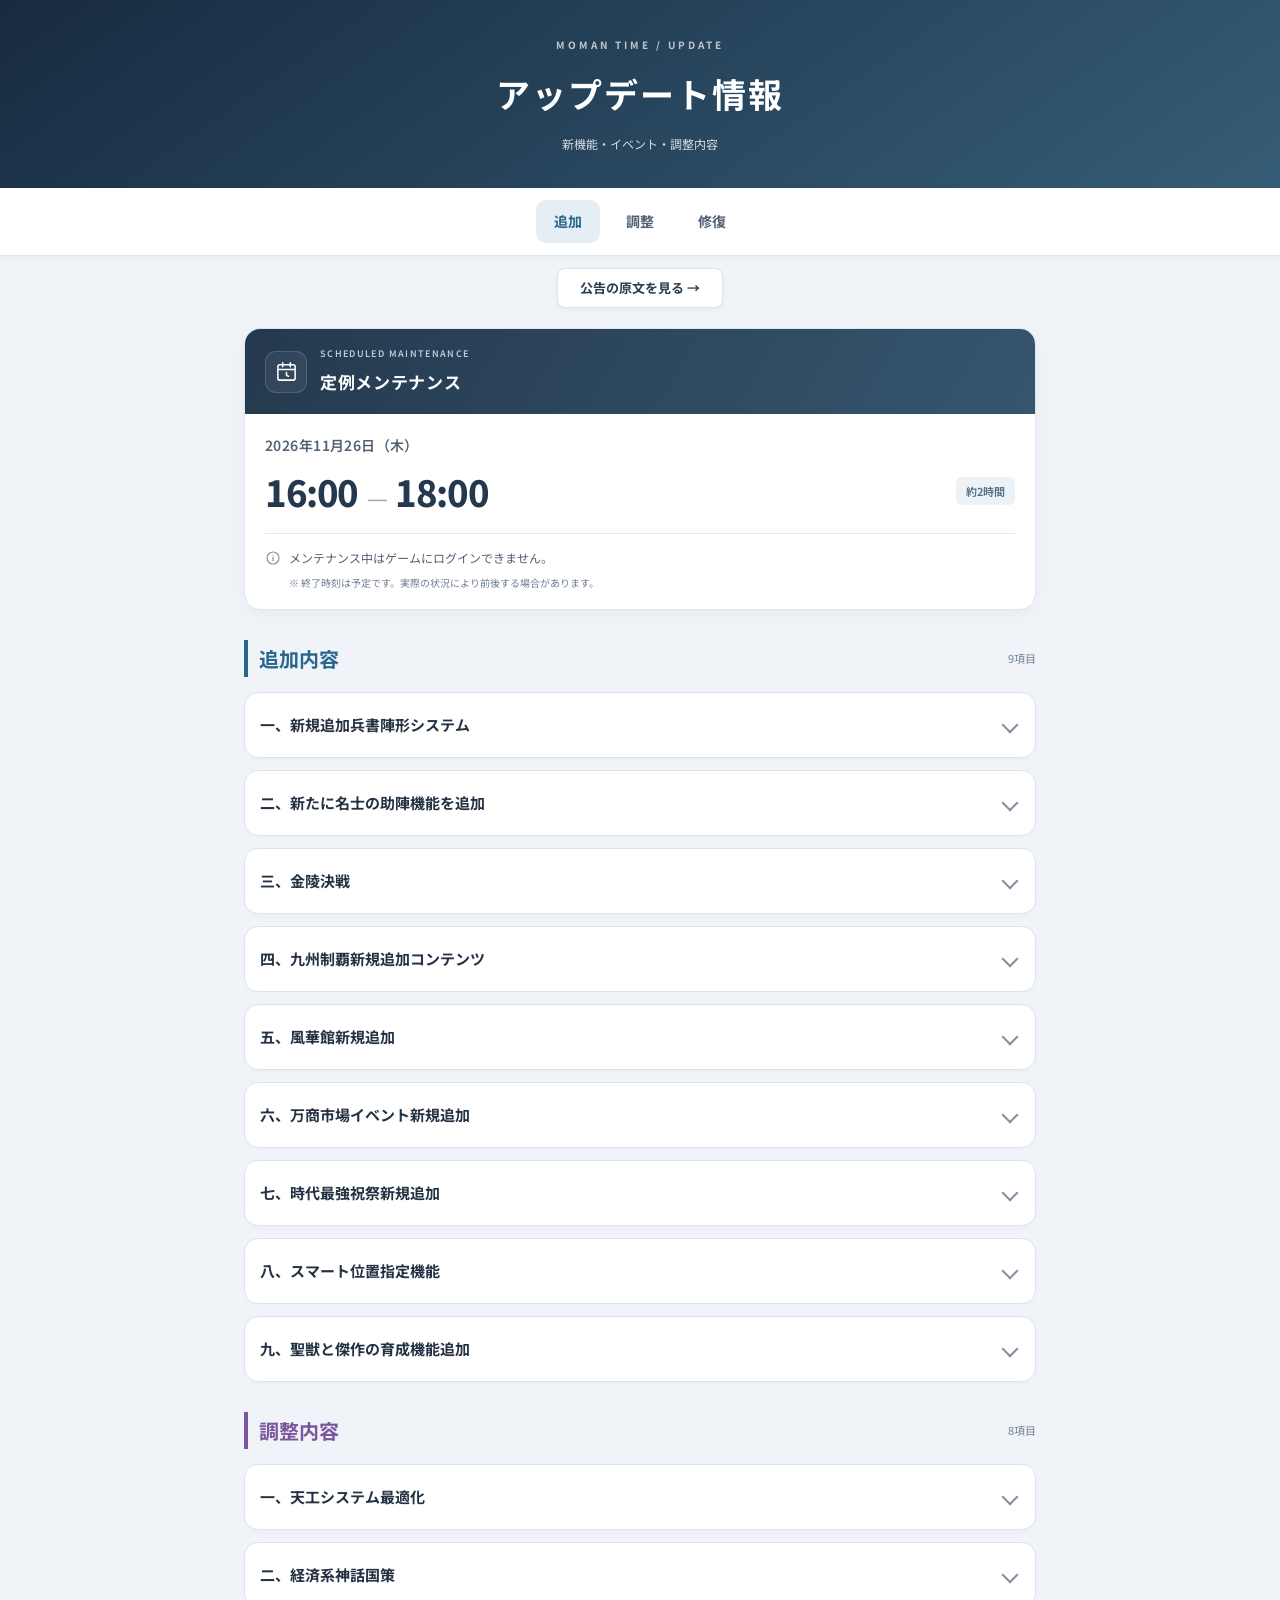
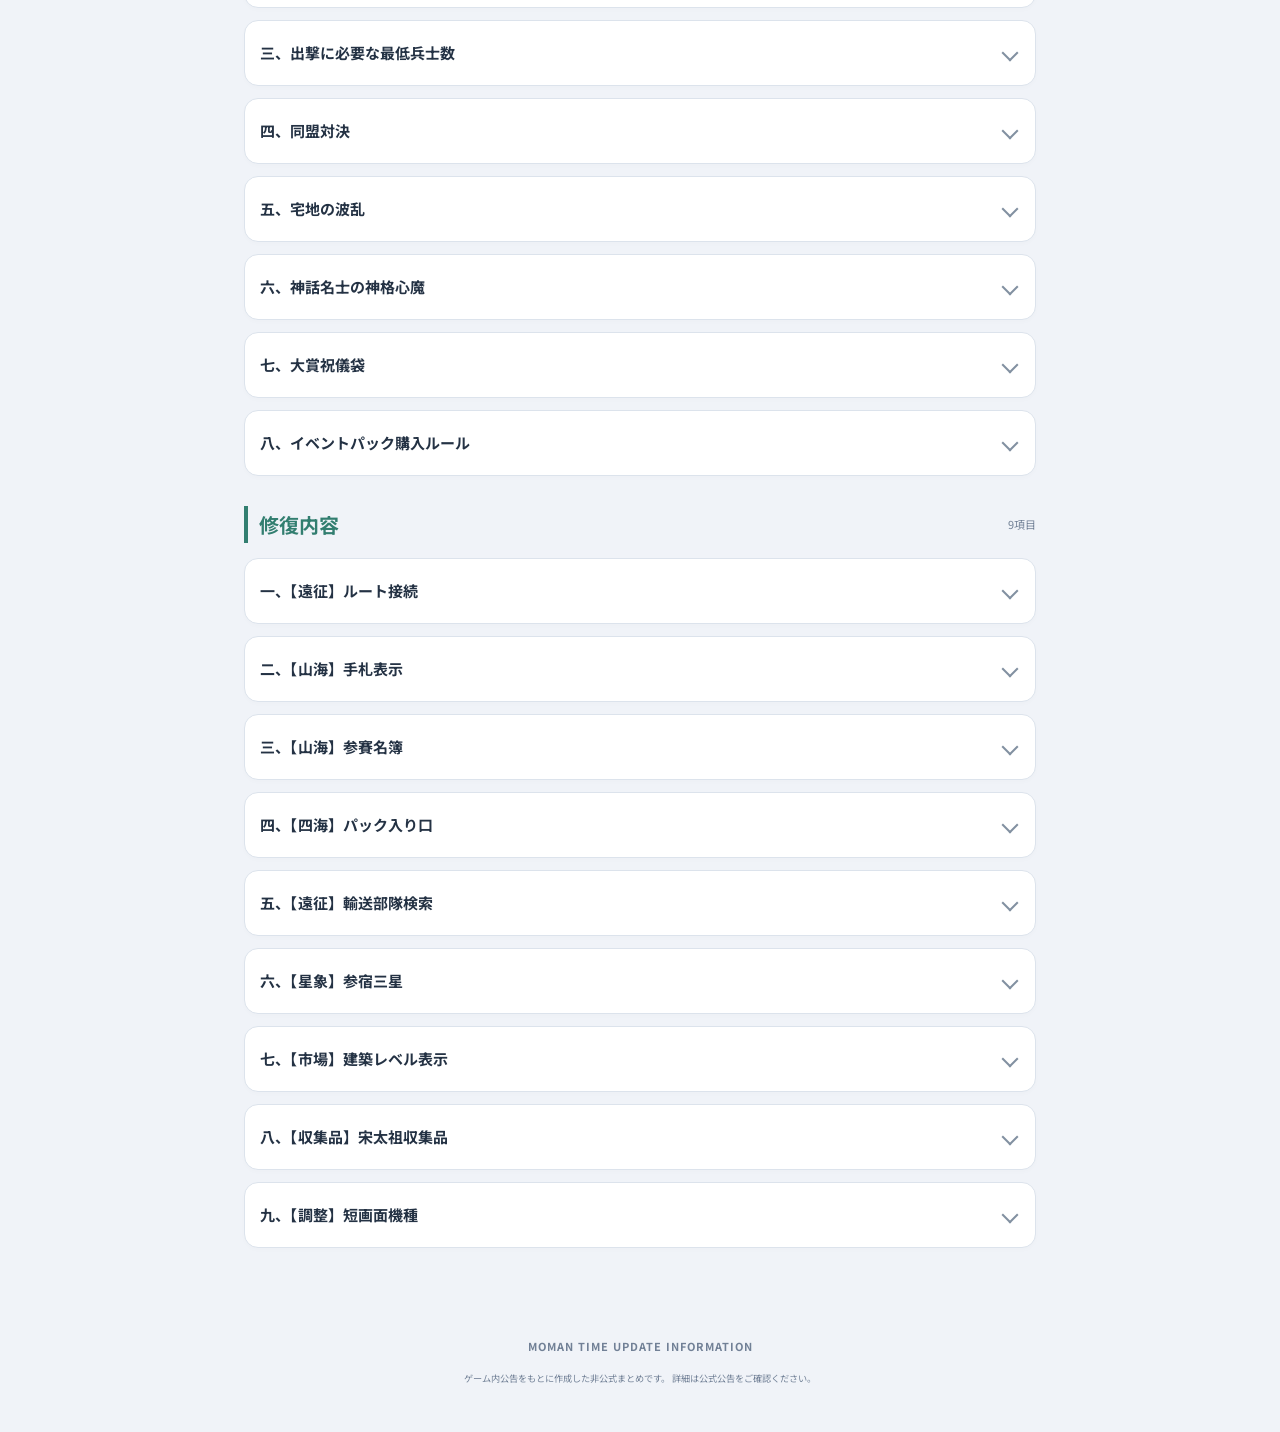
<file: index.html>
<!DOCTYPE html>
<html lang="ja">
<head>
  <meta charset="UTF-8">
  <meta name="viewport"
        content="width=device-width, initial-scale=1">
  <meta name="theme-color" content="#f0f3f8">
  <title>モーマンタイム｜アップデート情報</title>
  <link rel="stylesheet" href="style.css">
  <script src="app.js" defer></script>
</head>
<body>

<header class="hero">
  <div class="eyebrow">MOMAN TIME / UPDATE</div>
  <h1>アップデート情報</h1>
  <p>新機能・イベント・調整内容</p>
</header>

<nav class="navigation">
  <a href="#additions">追加</a>
  <a href="#adjustments">調整</a>
  <a href="#fixes">修復</a>
</nav>

<!-- 原文ページへのリンク -->
<div class="original-link-area">
  <a href="original.html" class="original-link">
    公告の原文を見る →
  </a>
</div>

<main>
  <div id="maintenance"></div>

  <section id="additions" class="section additions">
    <div class="section-heading">
      <h2>追加内容</h2>
      <span class="count">9項目</span>
    </div>
    <div id="additions-content"></div>
  </section>

  <section id="adjustments" class="section adjustments">
    <div class="section-heading">
      <h2>調整内容</h2>
      <span class="count">8項目</span>
    </div>
    <div id="adjustments-content"></div>
  </section>

  <section id="fixes" class="section fixes">
    <div class="section-heading">
      <h2>修復内容</h2>
      <span class="count">9項目</span>
    </div>
    <div id="fixes-content"></div>
  </section>
</main>

<footer>
  <p>MOMAN TIME UPDATE INFORMATION</p>
  <small>
    ゲーム内公告をもとに作成した非公式まとめです。
    詳細は公式公告をご確認ください。
  </small>
</footer>

<button id="back-top" aria-label="ページ上部へ">
  ↑
</button>

</body>
</html>
</file>
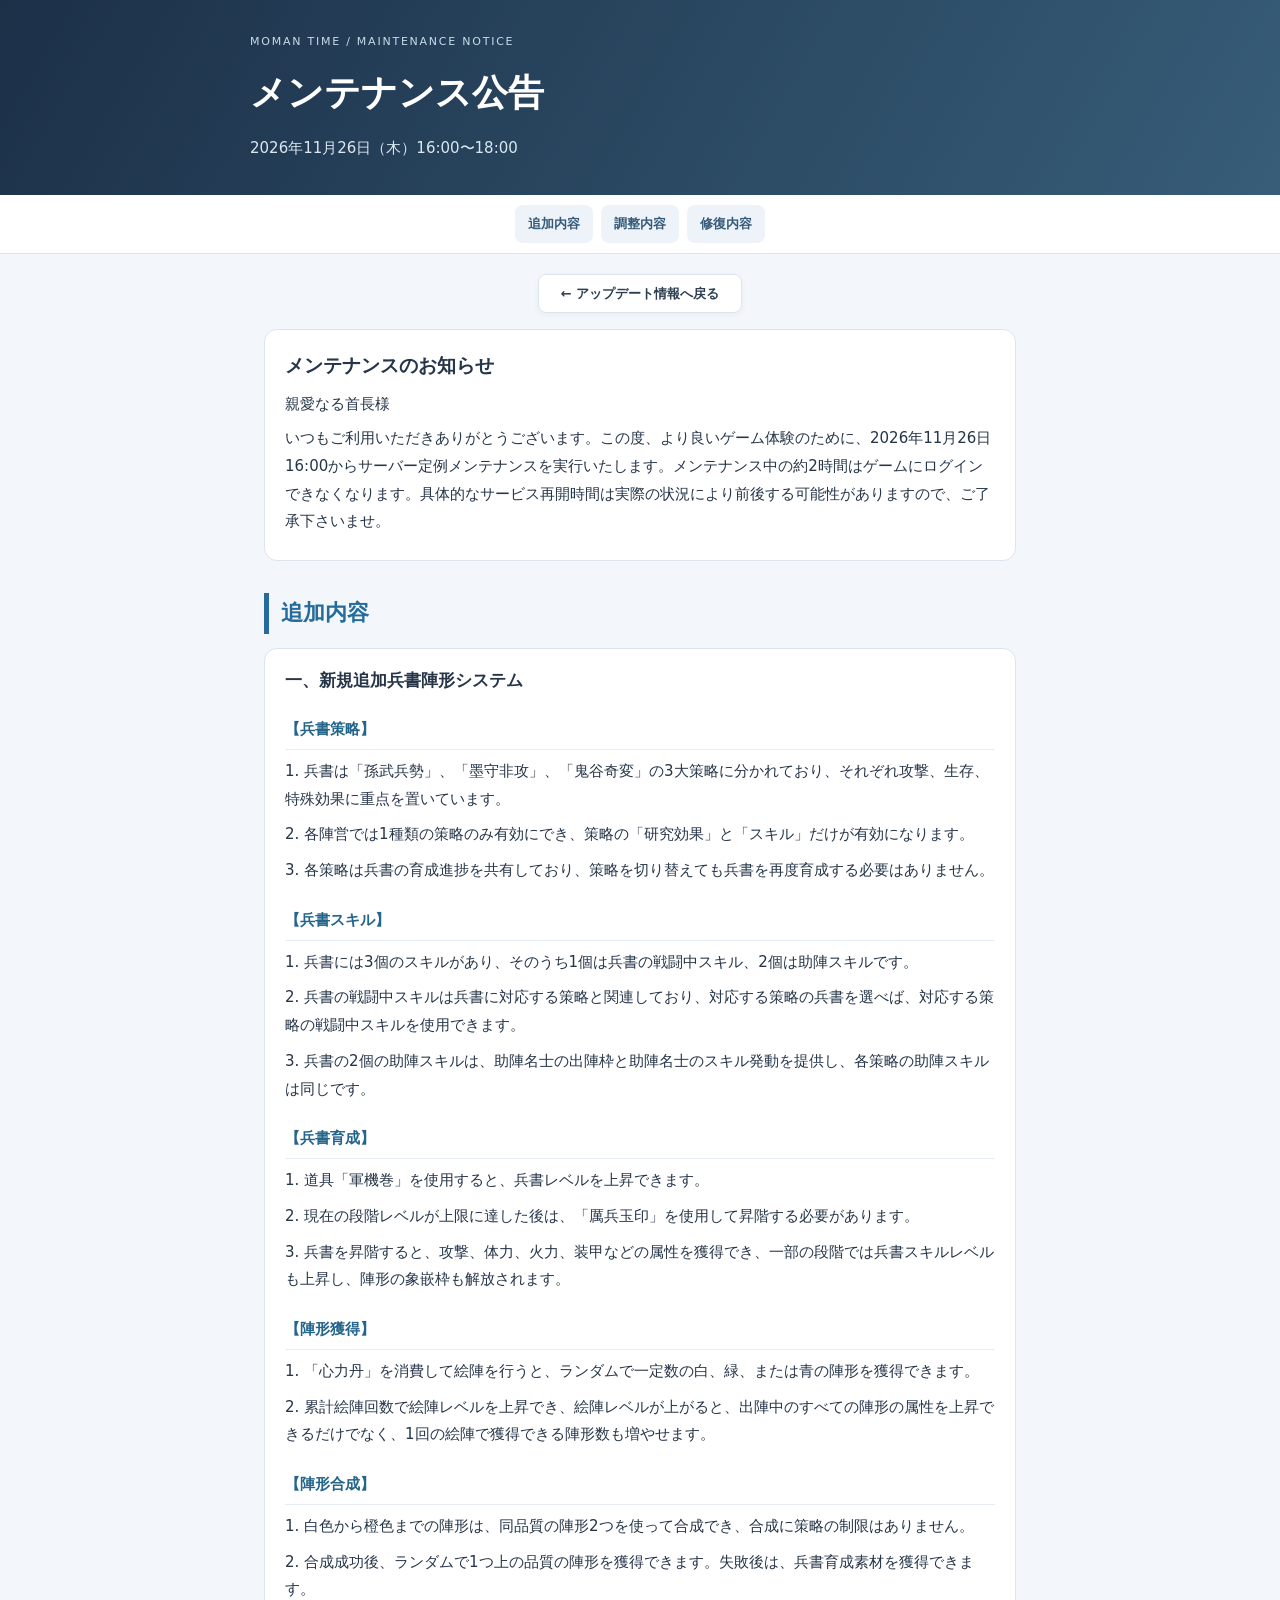
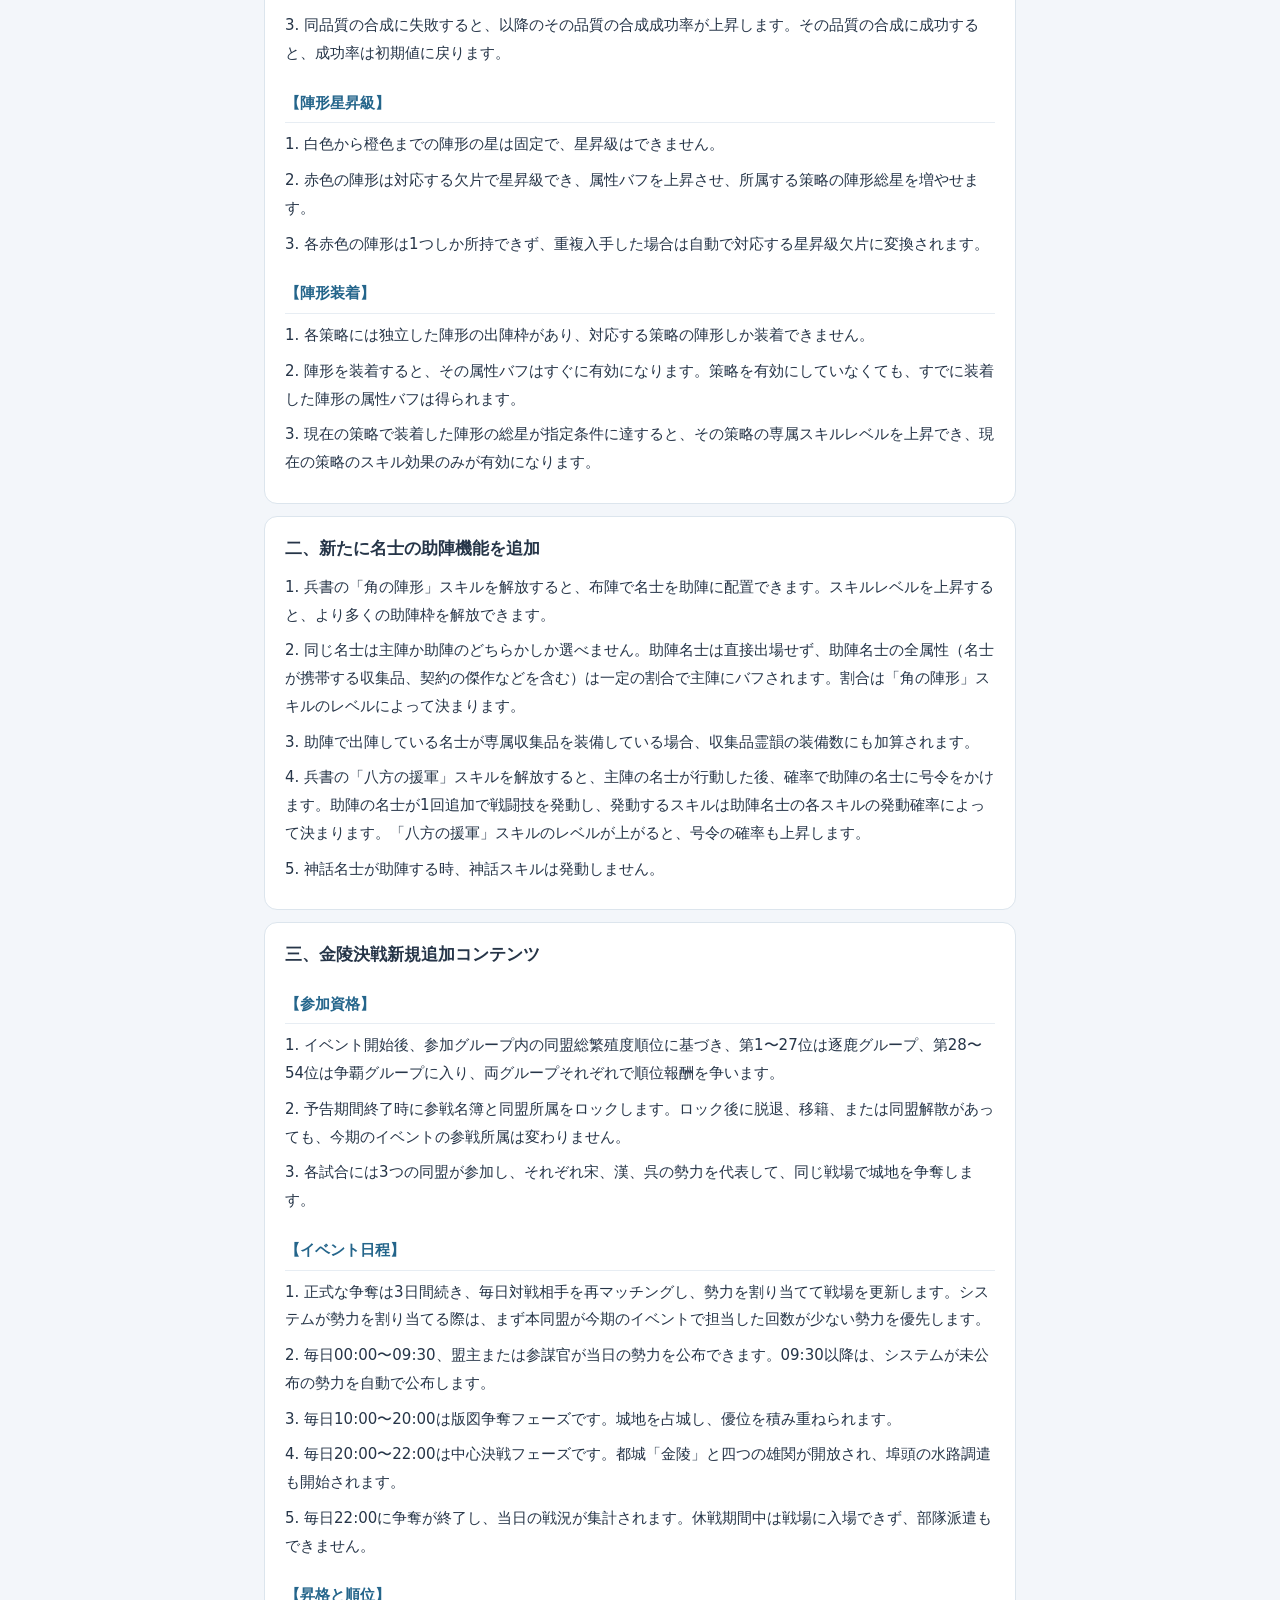
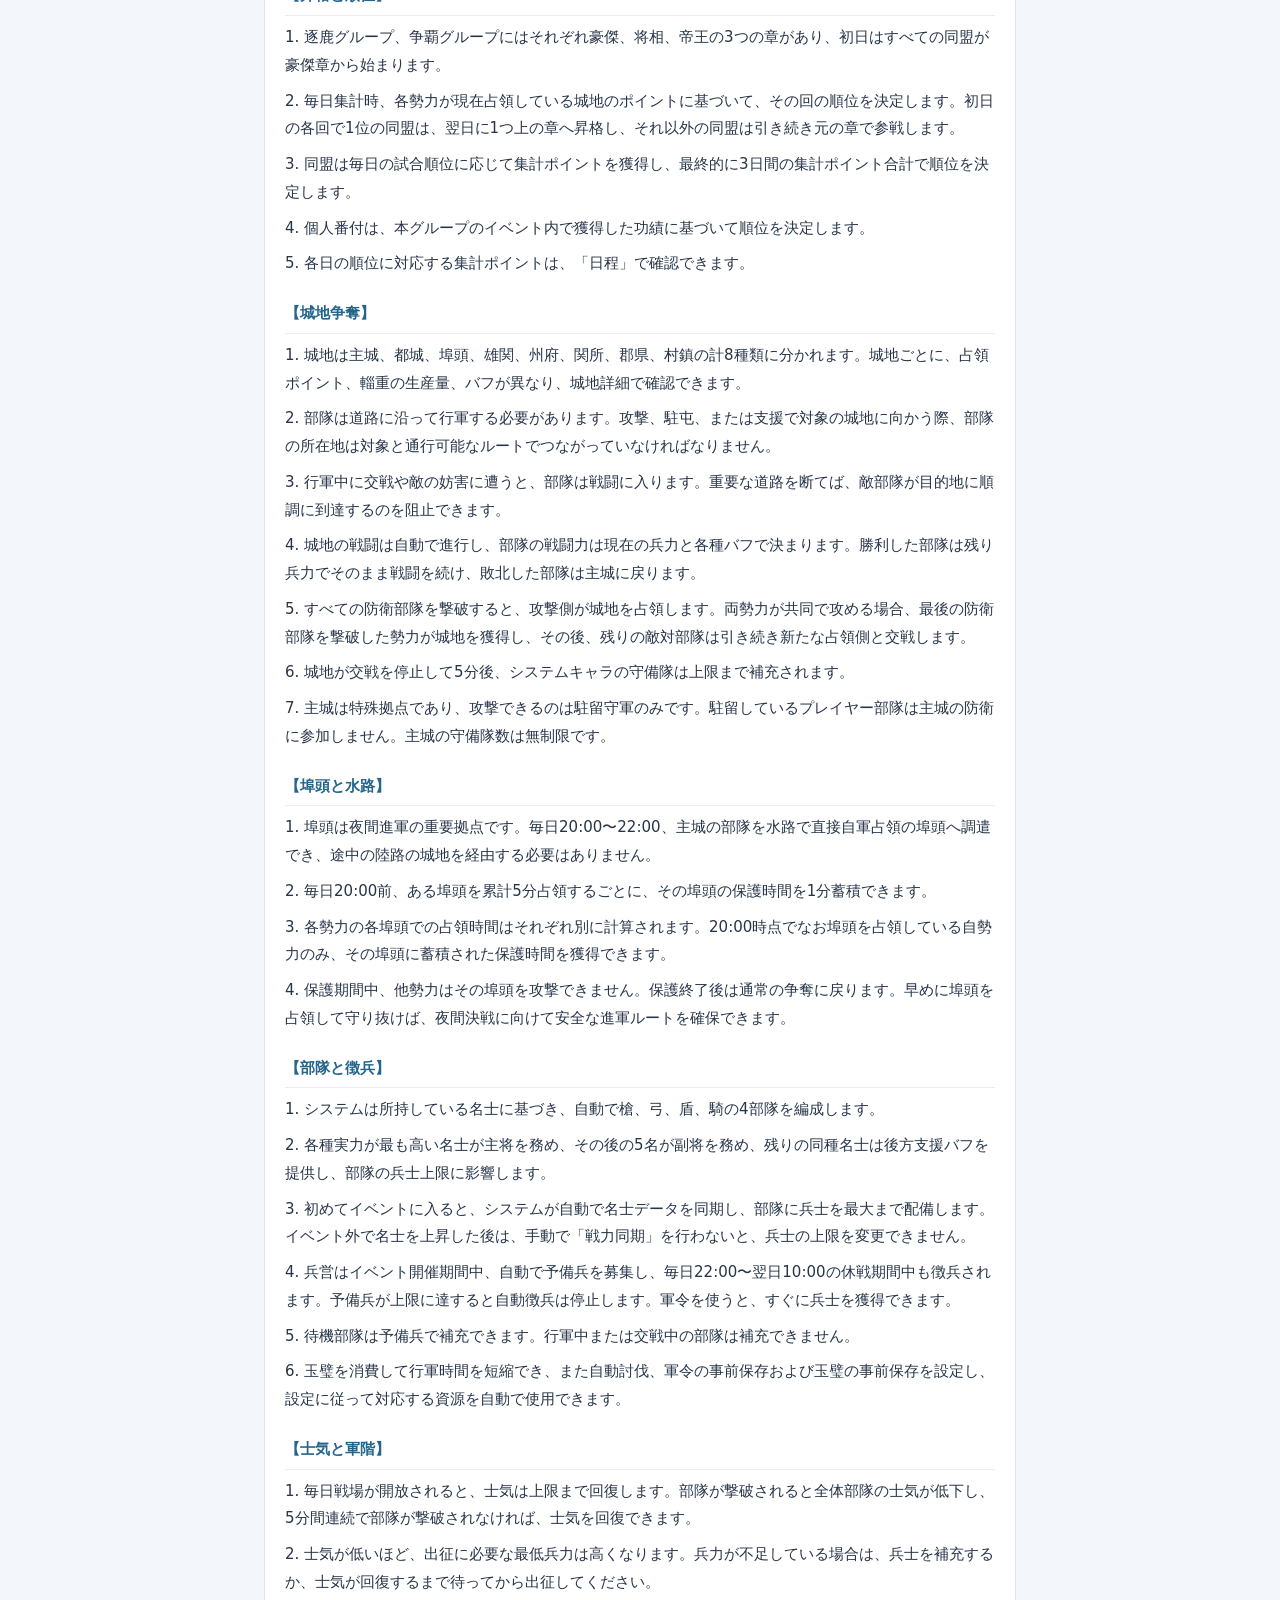
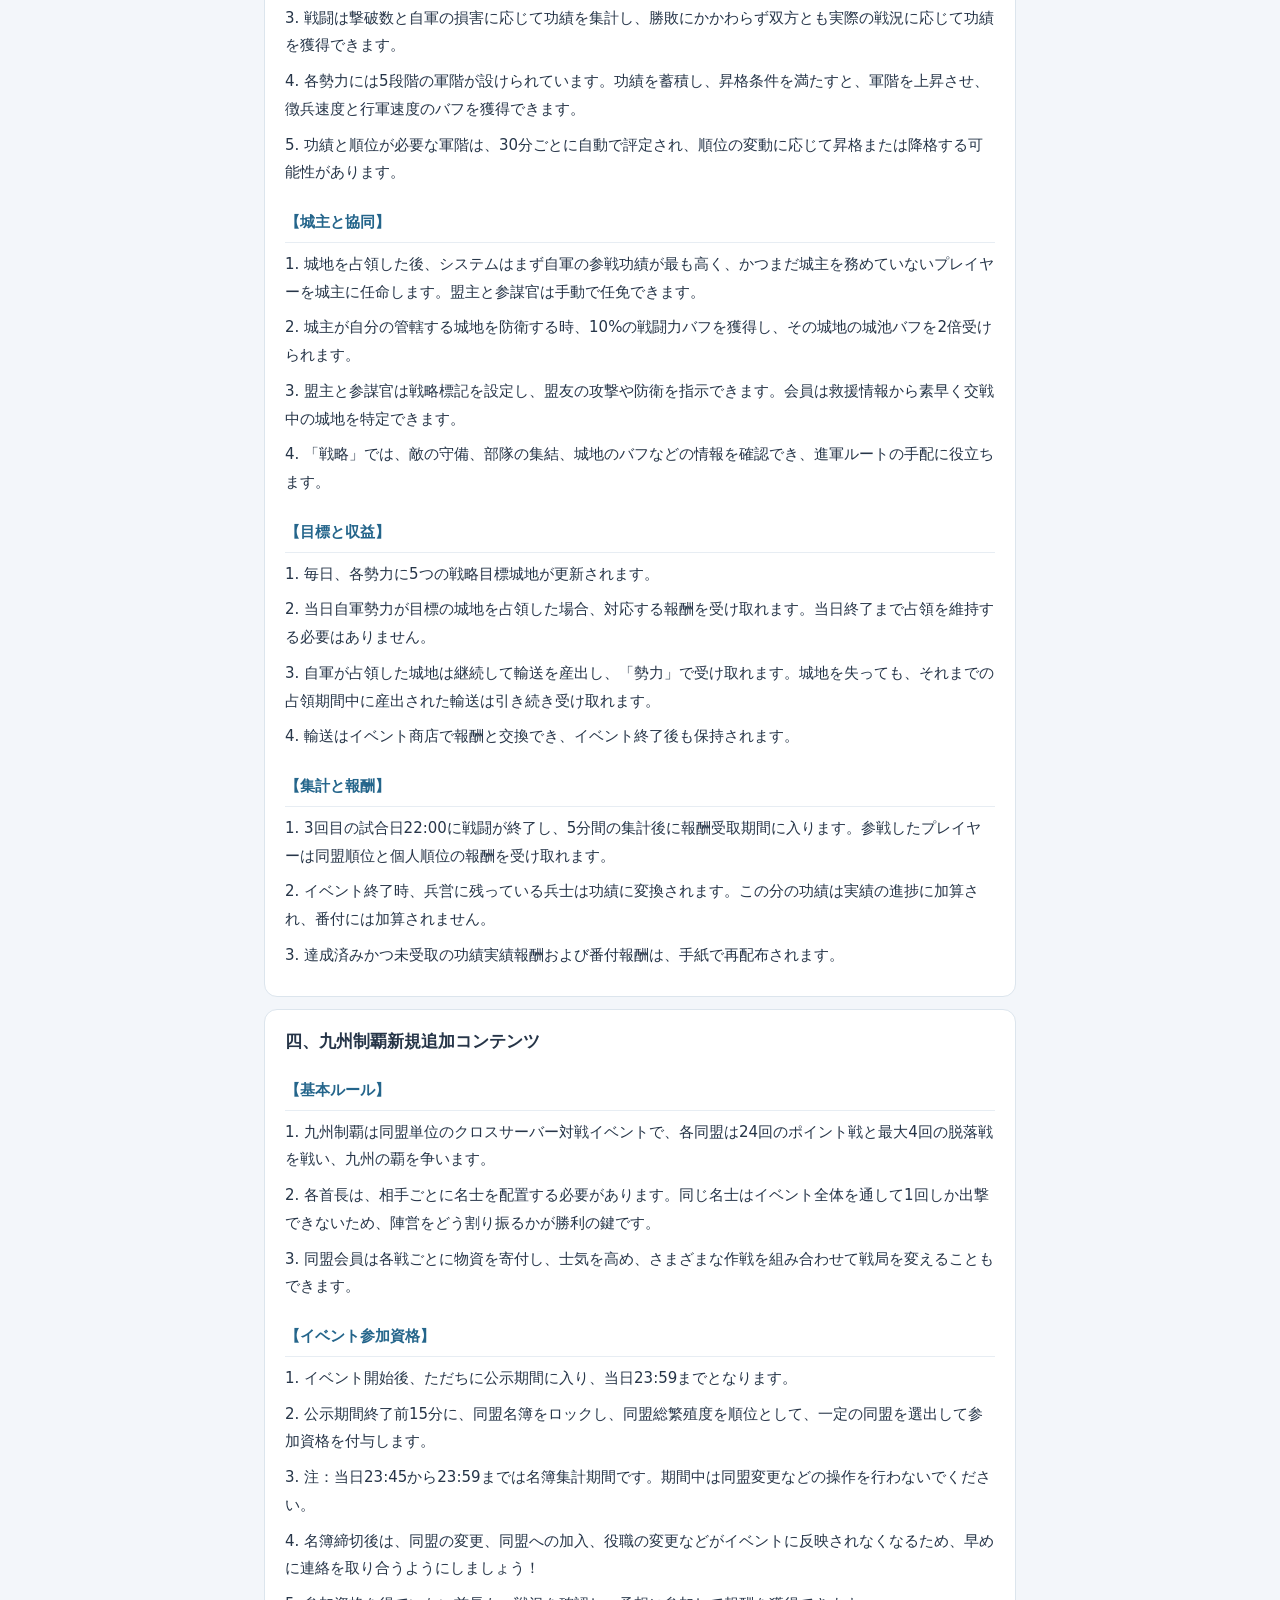
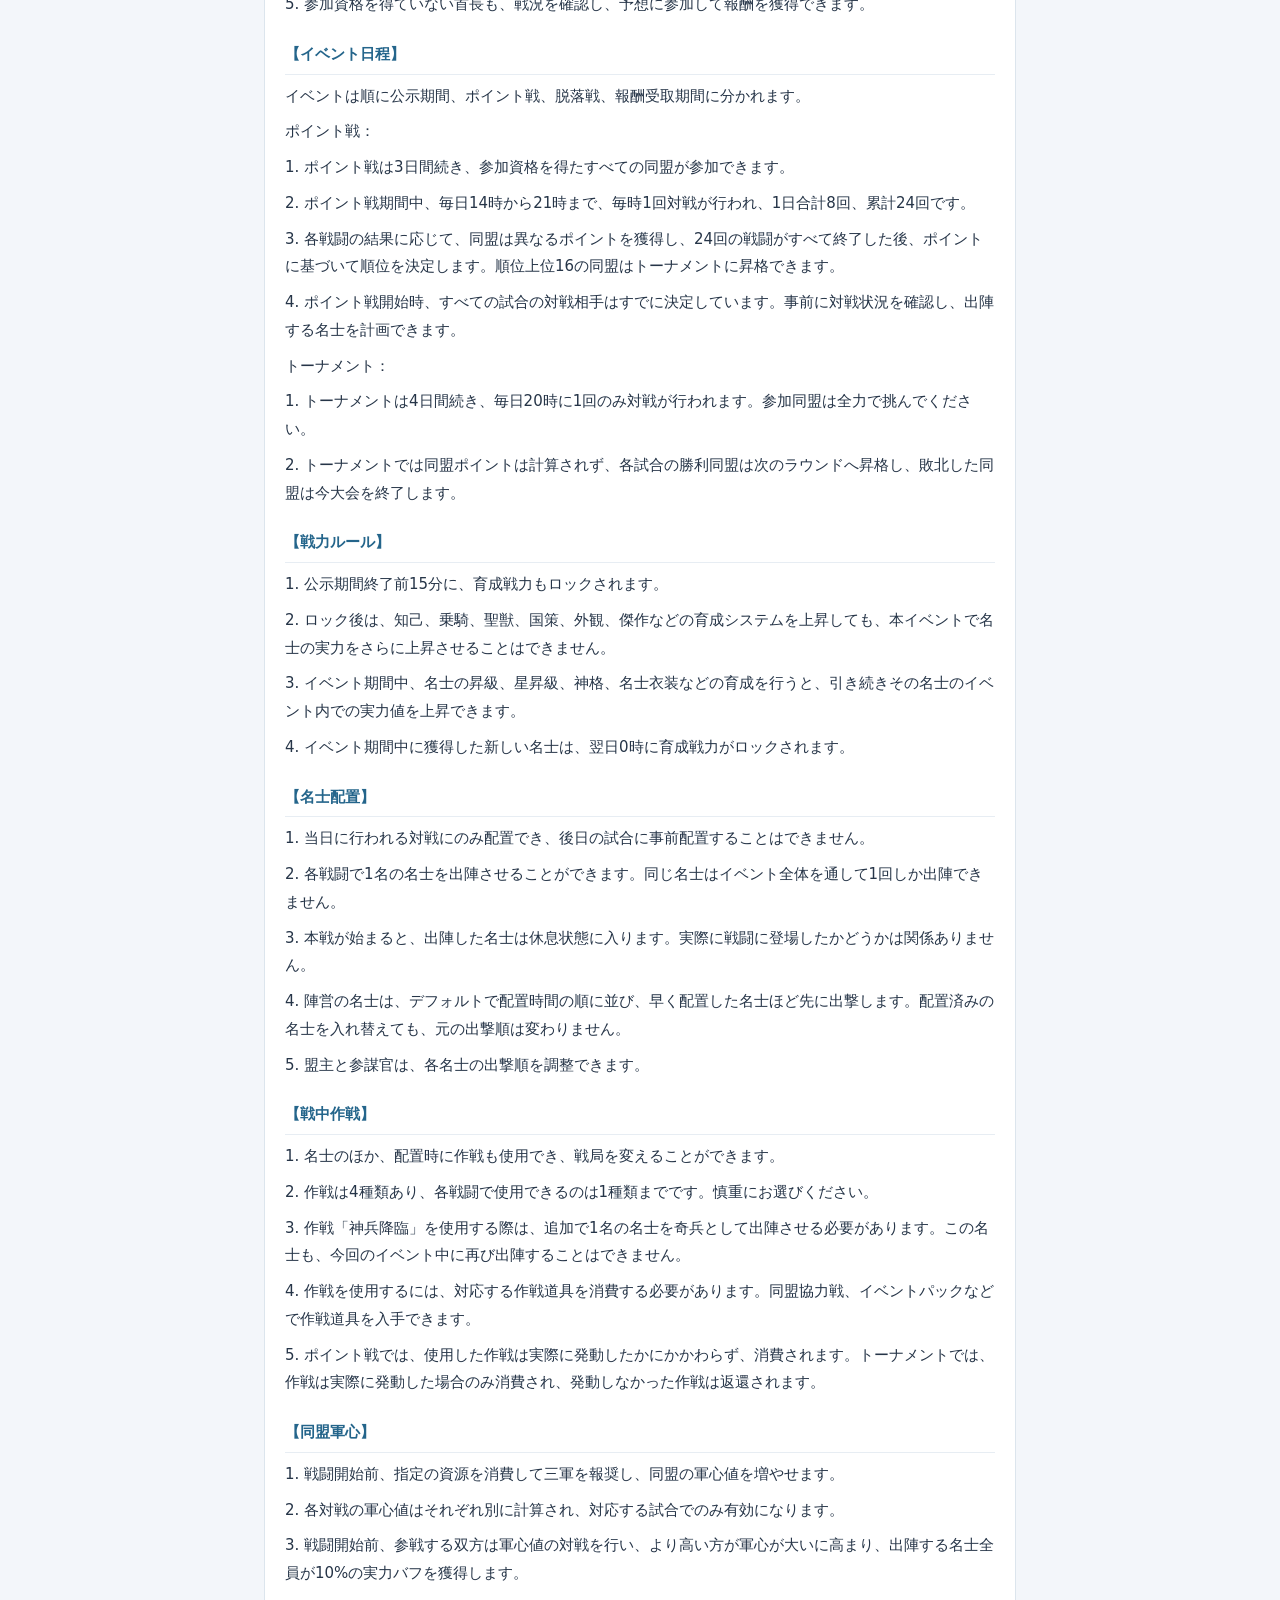
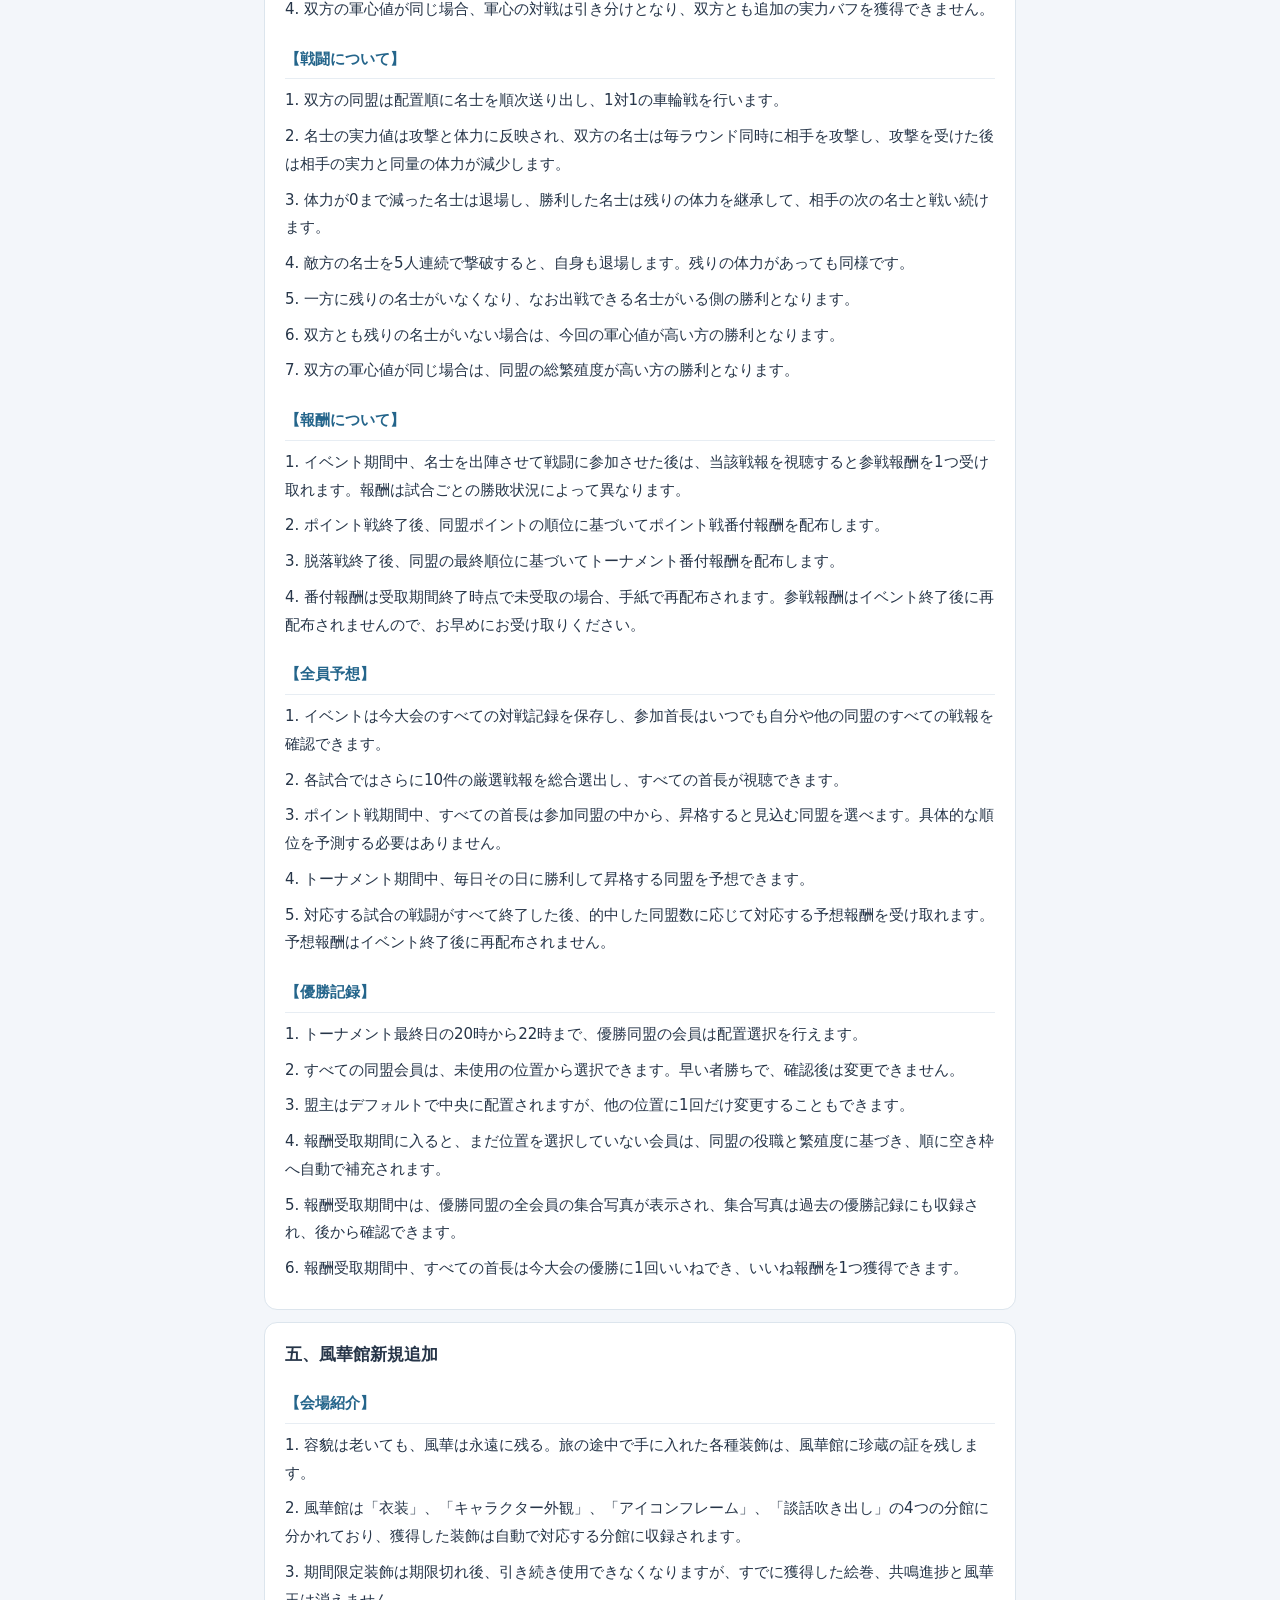
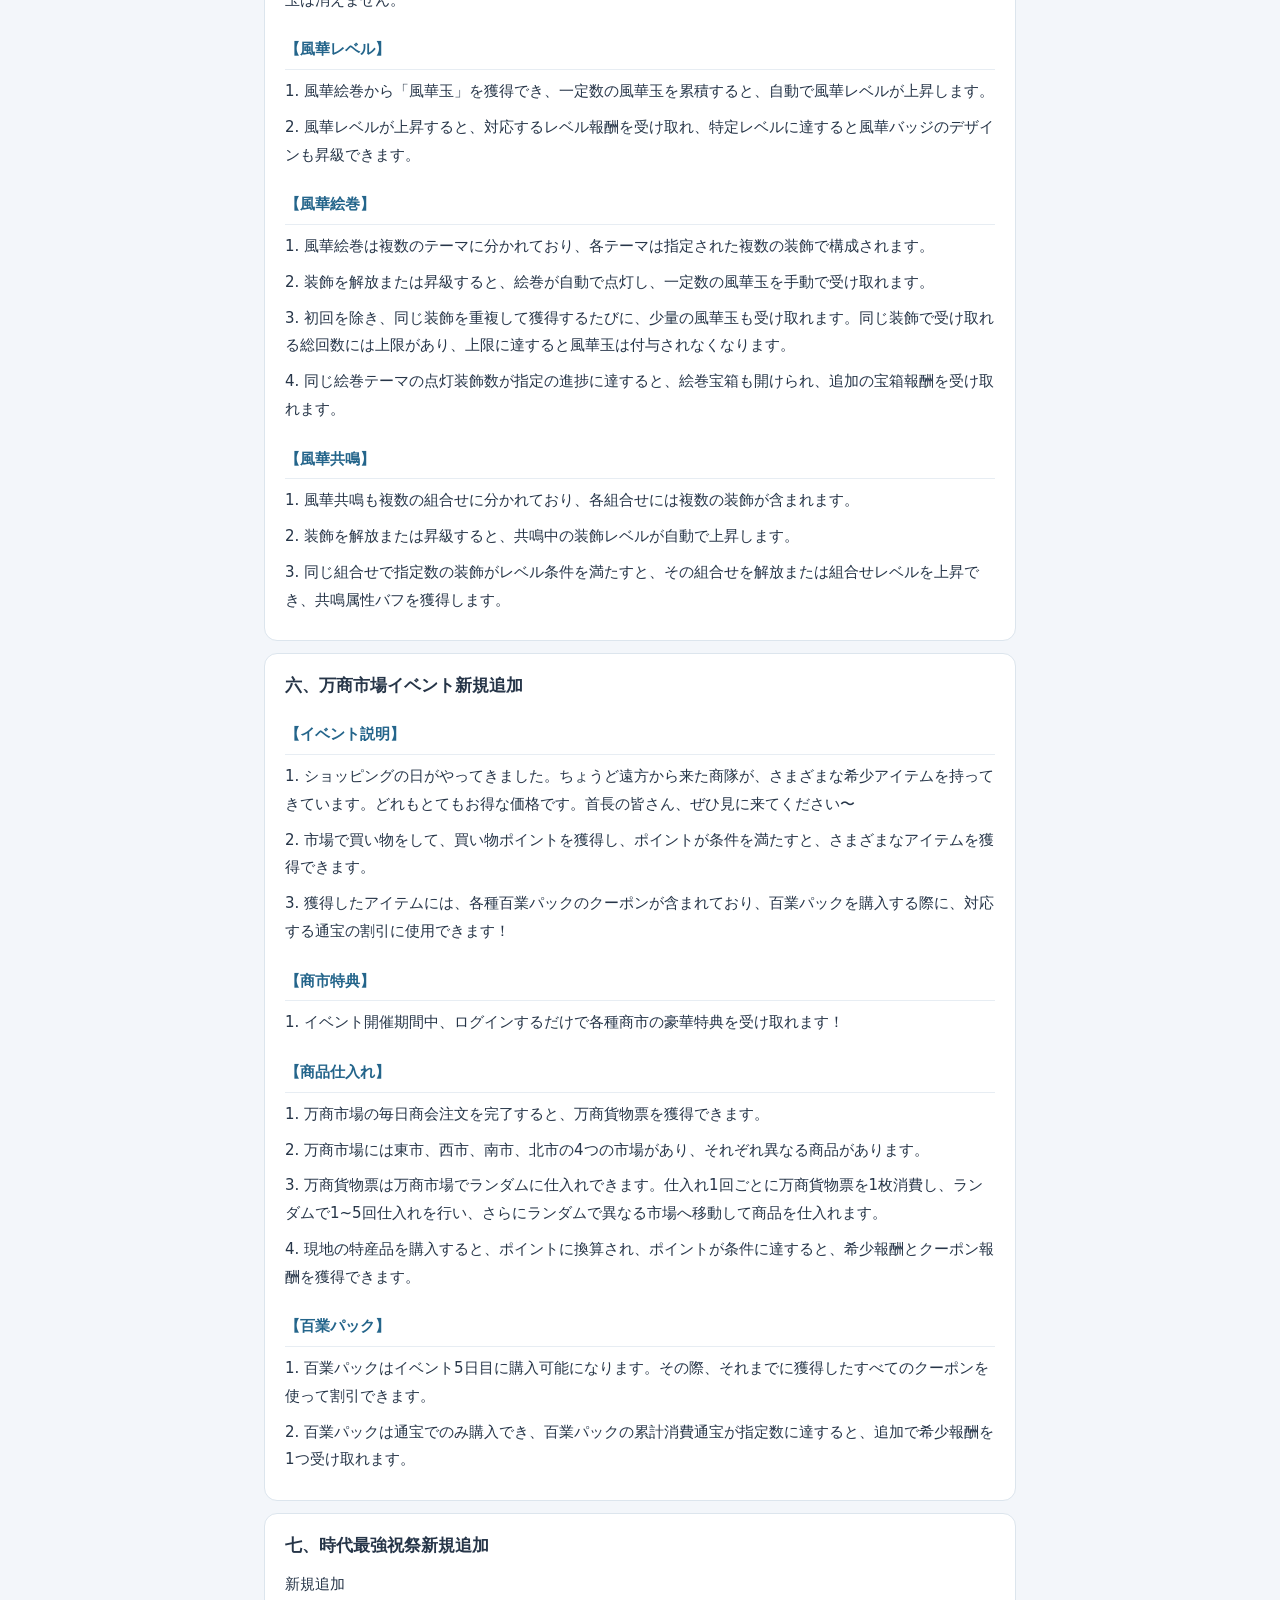
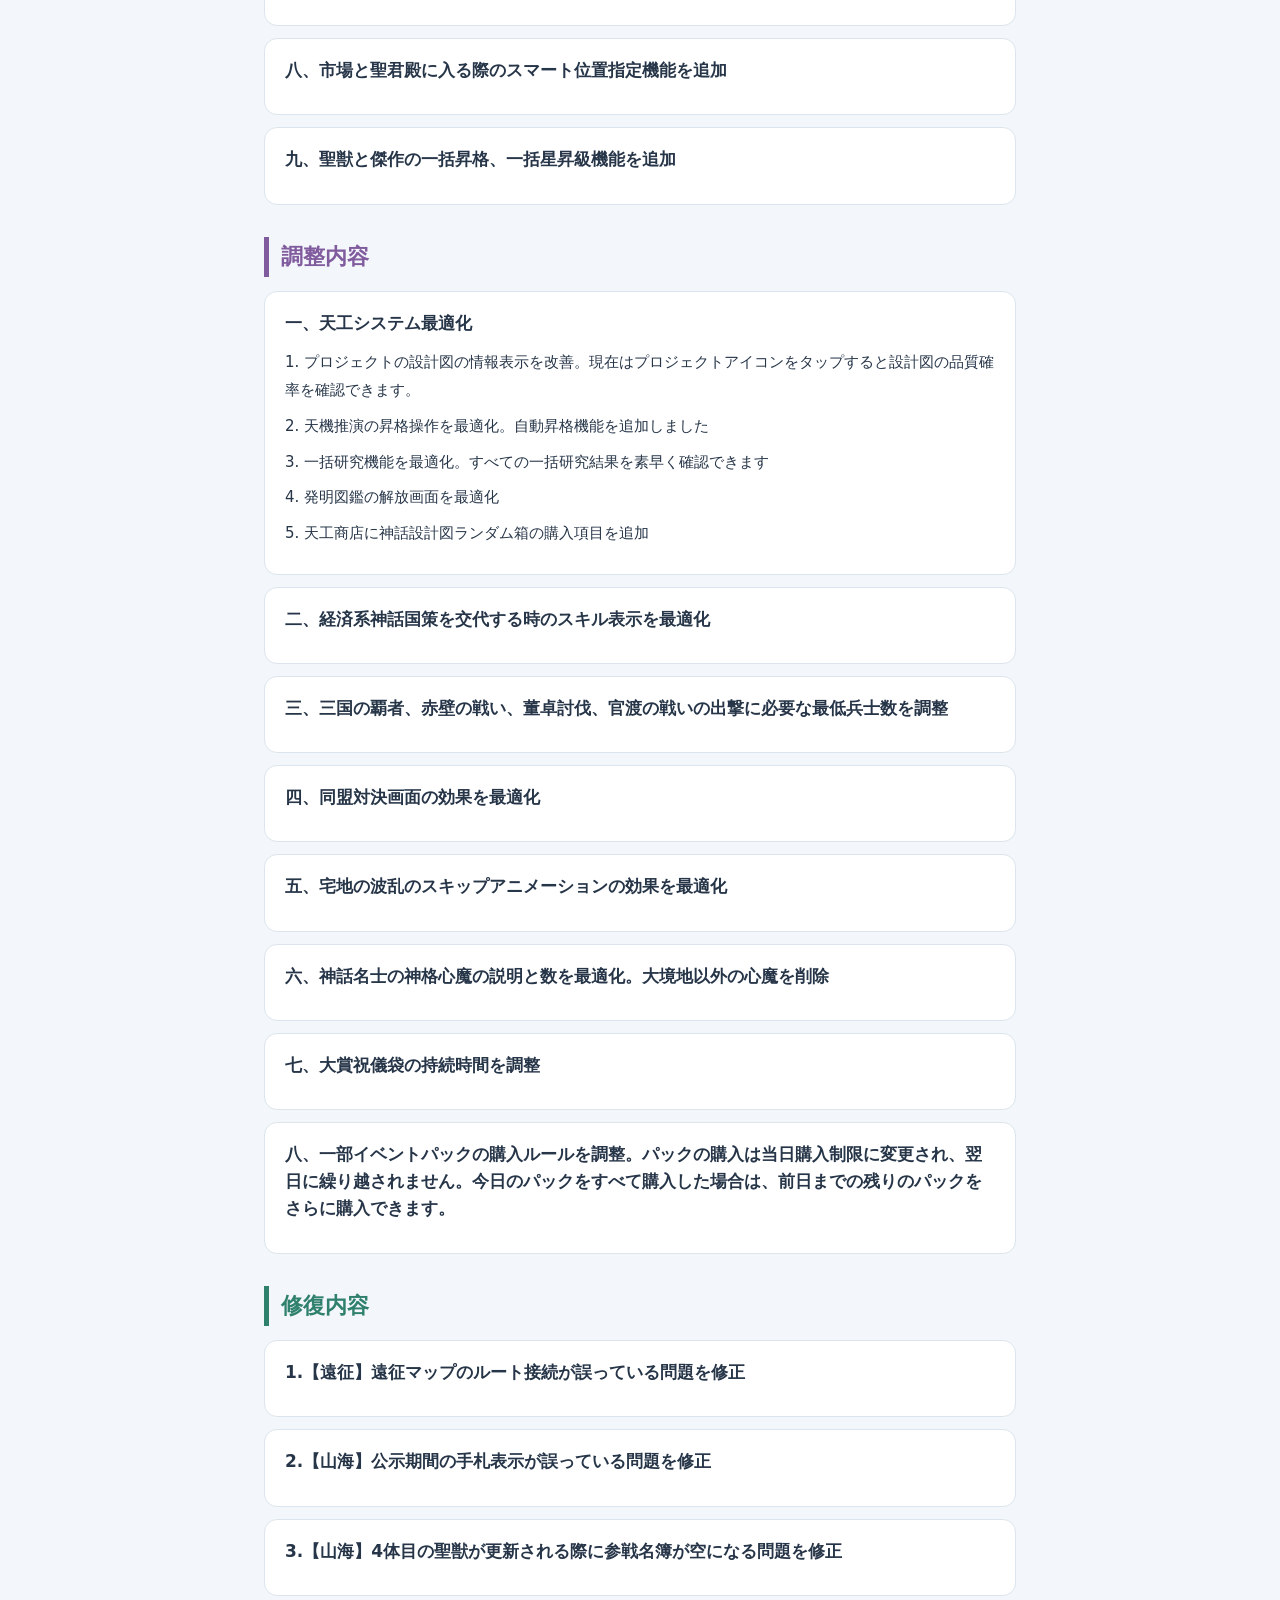
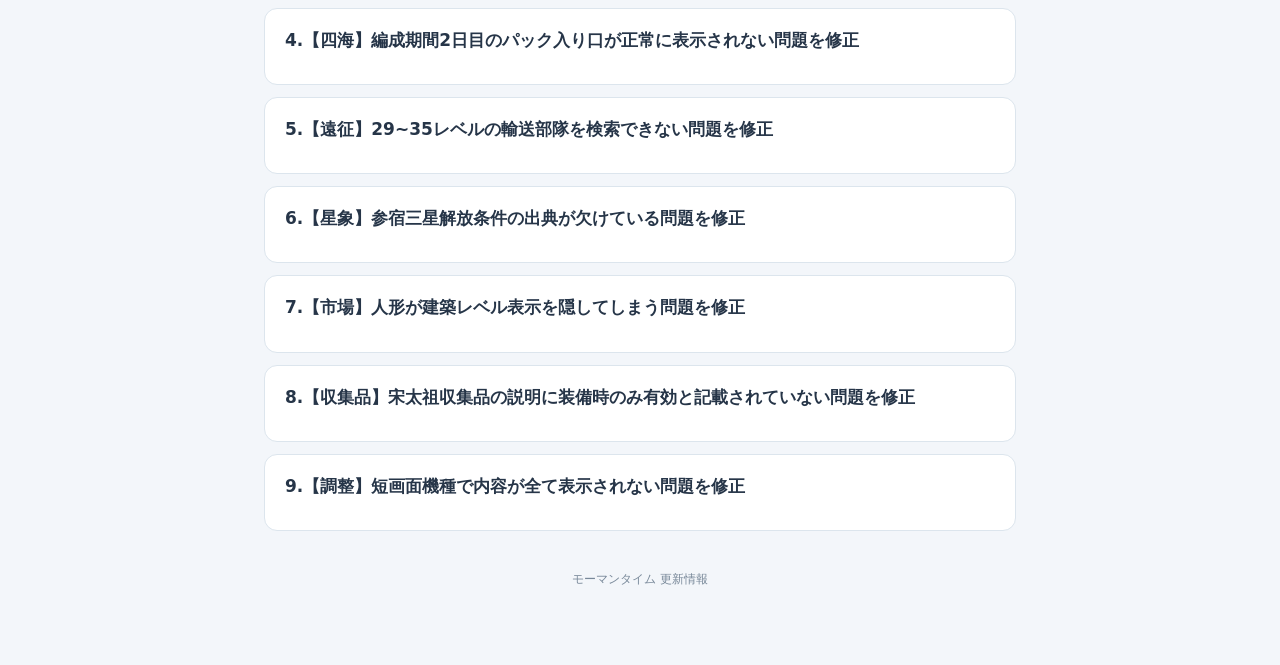
<file: original.html>
<!DOCTYPE html>
<html lang="ja">
 <head>
  <meta charset="utf-8"/>
  <meta content="width=device-width,initial-scale=1" name="viewport"/>
  <title>
   メンテナンス公告 | モーマンタイム
  </title>
  <link href="original.css" rel="stylesheet"/>
 </head>
 <body>
  <header class="hero">
   <div class="eyebrow">
    MOMAN TIME / MAINTENANCE NOTICE
   </div>
   <h1>
    メンテナンス公告
   </h1>
   <p>
    2026年11月26日（木）16:00〜18:00
   </p>
  </header>
  <nav class="jump">
   <a href="#added">
    追加内容
   </a>
   <a href="#adjusted">
    調整内容
   </a>
   <a href="#fixed">
    修復内容
   </a>
  </nav>
  <main class="container">
   <a class="back" href="index.html">
    &larr; アップデート情報へ戻る
   </a>
   <section class="intro">
    <h2>
     メンテナンスのお知らせ
    </h2>
    <p>
     親愛なる首長様
    </p>
    <p>
     いつもご利用いただきありがとうございます。この度、より良いゲーム体験のために、2026年11月26日16:00からサーバー定例メンテナンスを実行いたします。メンテナンス中の約2時間はゲームにログインできなくなります。具体的なサービス再開時間は実際の状況により前後する可能性がありますので、ご了承下さいませ。
    </p>
   </section>
   <section class="topic" id="added">
    <h2 class="section-heading added">
     追加内容
    </h2>
    <article class="panel">
     <h3>
      一、新規追加兵書陣形システム
     </h3>
     <h4>
      【兵書策略】
     </h4>
     <p>
      1. 兵書は「孫武兵勢」、「墨守非攻」、「鬼谷奇変」の3大策略に分かれており、それぞれ攻撃、生存、特殊効果に重点を置いています。
     </p>
     <p>
      2. 各陣営では1種類の策略のみ有効にでき、策略の「研究効果」と「スキル」だけが有効になります。
     </p>
     <p>
      3. 各策略は兵書の育成進捗を共有しており、策略を切り替えても兵書を再度育成する必要はありません。
     </p>
     <h4>
      【兵書スキル】
     </h4>
     <p>
      1. 兵書には3個のスキルがあり、そのうち1個は兵書の戦闘中スキル、2個は助陣スキルです。
     </p>
     <p>
      2. 兵書の戦闘中スキルは兵書に対応する策略と関連しており、対応する策略の兵書を選べば、対応する策略の戦闘中スキルを使用できます。
     </p>
     <p>
      3. 兵書の2個の助陣スキルは、助陣名士の出陣枠と助陣名士のスキル発動を提供し、各策略の助陣スキルは同じです。
     </p>
     <h4>
      【兵書育成】
     </h4>
     <p>
      1. 道具「軍機巻」を使用すると、兵書レベルを上昇できます。
     </p>
     <p>
      2. 現在の段階レベルが上限に達した後は、「厲兵玉印」を使用して昇階する必要があります。
     </p>
     <p>
      3. 兵書を昇階すると、攻撃、体力、火力、装甲などの属性を獲得でき、一部の段階では兵書スキルレベルも上昇し、陣形の象嵌枠も解放されます。
     </p>
     <h4>
      【陣形獲得】
     </h4>
     <p>
      1. 「心力丹」を消費して絵陣を行うと、ランダムで一定数の白、緑、または青の陣形を獲得できます。
     </p>
     <p>
      2. 累計絵陣回数で絵陣レベルを上昇でき、絵陣レベルが上がると、出陣中のすべての陣形の属性を上昇できるだけでなく、1回の絵陣で獲得できる陣形数も増やせます。
     </p>
     <h4>
      【陣形合成】
     </h4>
     <p>
      1. 白色から橙色までの陣形は、同品質の陣形2つを使って合成でき、合成に策略の制限はありません。
     </p>
     <p>
      2. 合成成功後、ランダムで1つ上の品質の陣形を獲得できます。失敗後は、兵書育成素材を獲得できます。
     </p>
     <p>
      3. 同品質の合成に失敗すると、以降のその品質の合成成功率が上昇します。その品質の合成に成功すると、成功率は初期値に戻ります。
     </p>
     <h4>
      【陣形星昇級】
     </h4>
     <p>
      1. 白色から橙色までの陣形の星は固定で、星昇級はできません。
     </p>
     <p>
      2. 赤色の陣形は対応する欠片で星昇級でき、属性バフを上昇させ、所属する策略の陣形総星を増やせます。
     </p>
     <p>
      3. 各赤色の陣形は1つしか所持できず、重複入手した場合は自動で対応する星昇級欠片に変換されます。
     </p>
     <h4>
      【陣形装着】
     </h4>
     <p>
      1. 各策略には独立した陣形の出陣枠があり、対応する策略の陣形しか装着できません。
     </p>
     <p>
      2. 陣形を装着すると、その属性バフはすぐに有効になります。策略を有効にしていなくても、すでに装着した陣形の属性バフは得られます。
     </p>
     <p>
      3. 現在の策略で装着した陣形の総星が指定条件に達すると、その策略の専属スキルレベルを上昇でき、現在の策略のスキル効果のみが有効になります。
     </p>
    </article>
    <article class="panel">
     <h3>
      二、新たに名士の助陣機能を追加
     </h3>
     <p>
      1. 兵書の「角の陣形」スキルを解放すると、布陣で名士を助陣に配置できます。スキルレベルを上昇すると、より多くの助陣枠を解放できます。
     </p>
     <p>
      2. 同じ名士は主陣か助陣のどちらかしか選べません。助陣名士は直接出場せず、助陣名士の全属性（名士が携帯する収集品、契約の傑作などを含む）は一定の割合で主陣にバフされます。割合は「角の陣形」スキルのレベルによって決まります。
     </p>
     <p>
      3. 助陣で出陣している名士が専属収集品を装備している場合、収集品霊韻の装備数にも加算されます。
     </p>
     <p>
      4. 兵書の「八方の援軍」スキルを解放すると、主陣の名士が行動した後、確率で助陣の名士に号令をかけます。助陣の名士が1回追加で戦闘技を発動し、発動するスキルは助陣名士の各スキルの発動確率によって決まります。「八方の援軍」スキルのレベルが上がると、号令の確率も上昇します。
     </p>
     <p>
      5. 神話名士が助陣する時、神話スキルは発動しません。
     </p>
    </article>
    <article class="panel">
     <h3>
      三、金陵決戦新規追加コンテンツ
     </h3>
     <h4>
      【参加資格】
     </h4>
     <p>
      1. イベント開始後、参加グループ内の同盟総繁殖度順位に基づき、第1〜27位は逐鹿グループ、第28〜54位は争覇グループに入り、両グループそれぞれで順位報酬を争います。
     </p>
     <p>
      2. 予告期間終了時に参戦名簿と同盟所属をロックします。ロック後に脱退、移籍、または同盟解散があっても、今期のイベントの参戦所属は変わりません。
     </p>
     <p>
      3. 各試合には3つの同盟が参加し、それぞれ宋、漢、呉の勢力を代表して、同じ戦場で城地を争奪します。
     </p>
     <h4>
      【イベント日程】
     </h4>
     <p>
      1. 正式な争奪は3日間続き、毎日対戦相手を再マッチングし、勢力を割り当てて戦場を更新します。システムが勢力を割り当てる際は、まず本同盟が今期のイベントで担当した回数が少ない勢力を優先します。
     </p>
     <p>
      2. 毎日00:00〜09:30、盟主または参謀官が当日の勢力を公布できます。09:30以降は、システムが未公布の勢力を自動で公布します。
     </p>
     <p>
      3. 毎日10:00〜20:00は版図争奪フェーズです。城地を占城し、優位を積み重ねられます。
     </p>
     <p>
      4. 毎日20:00〜22:00は中心決戦フェーズです。都城「金陵」と四つの雄関が開放され、埠頭の水路調遣も開始されます。
     </p>
     <p>
      5. 毎日22:00に争奪が終了し、当日の戦況が集計されます。休戦期間中は戦場に入場できず、部隊派遣もできません。
     </p>
     <h4>
      【昇格と順位】
     </h4>
     <p>
      1. 逐鹿グループ、争覇グループにはそれぞれ豪傑、将相、帝王の3つの章があり、初日はすべての同盟が豪傑章から始まります。
     </p>
     <p>
      2. 毎日集計時、各勢力が現在占領している城地のポイントに基づいて、その回の順位を決定します。初日の各回で1位の同盟は、翌日に1つ上の章へ昇格し、それ以外の同盟は引き続き元の章で参戦します。
     </p>
     <p>
      3. 同盟は毎日の試合順位に応じて集計ポイントを獲得し、最終的に3日間の集計ポイント合計で順位を決定します。
     </p>
     <p>
      4. 個人番付は、本グループのイベント内で獲得した功績に基づいて順位を決定します。
     </p>
     <p>
      5. 各日の順位に対応する集計ポイントは、「日程」で確認できます。
     </p>
     <h4>
      【城地争奪】
     </h4>
     <p>
      1. 城地は主城、都城、埠頭、雄関、州府、関所、郡県、村鎮の計8種類に分かれます。城地ごとに、占領ポイント、輜重の生産量、バフが異なり、城地詳細で確認できます。
     </p>
     <p>
      2. 部隊は道路に沿って行軍する必要があります。攻撃、駐屯、または支援で対象の城地に向かう際、部隊の所在地は対象と通行可能なルートでつながっていなければなりません。
     </p>
     <p>
      3. 行軍中に交戦や敵の妨害に遭うと、部隊は戦闘に入ります。重要な道路を断てば、敵部隊が目的地に順調に到達するのを阻止できます。
     </p>
     <p>
      4. 城地の戦闘は自動で進行し、部隊の戦闘力は現在の兵力と各種バフで決まります。勝利した部隊は残り兵力でそのまま戦闘を続け、敗北した部隊は主城に戻ります。
     </p>
     <p>
      5. すべての防衛部隊を撃破すると、攻撃側が城地を占領します。両勢力が共同で攻める場合、最後の防衛部隊を撃破した勢力が城地を獲得し、その後、残りの敵対部隊は引き続き新たな占領側と交戦します。
     </p>
     <p>
      6. 城地が交戦を停止して5分後、システムキャラの守備隊は上限まで補充されます。
     </p>
     <p>
      7. 主城は特殊拠点であり、攻撃できるのは駐留守軍のみです。駐留しているプレイヤー部隊は主城の防衛に参加しません。主城の守備隊数は無制限です。
     </p>
     <h4>
      【埠頭と水路】
     </h4>
     <p>
      1. 埠頭は夜間進軍の重要拠点です。毎日20:00〜22:00、主城の部隊を水路で直接自軍占領の埠頭へ調遣でき、途中の陸路の城地を経由する必要はありません。
     </p>
     <p>
      2. 毎日20:00前、ある埠頭を累計5分占領するごとに、その埠頭の保護時間を1分蓄積できます。
     </p>
     <p>
      3. 各勢力の各埠頭での占領時間はそれぞれ別に計算されます。20:00時点でなお埠頭を占領している自勢力のみ、その埠頭に蓄積された保護時間を獲得できます。
     </p>
     <p>
      4. 保護期間中、他勢力はその埠頭を攻撃できません。保護終了後は通常の争奪に戻ります。早めに埠頭を占領して守り抜けば、夜間決戦に向けて安全な進軍ルートを確保できます。
     </p>
     <h4>
      【部隊と徴兵】
     </h4>
     <p>
      1. システムは所持している名士に基づき、自動で槍、弓、盾、騎の4部隊を編成します。
     </p>
     <p>
      2. 各種実力が最も高い名士が主将を務め、その後の5名が副将を務め、残りの同種名士は後方支援バフを提供し、部隊の兵士上限に影響します。
     </p>
     <p>
      3. 初めてイベントに入ると、システムが自動で名士データを同期し、部隊に兵士を最大まで配備します。イベント外で名士を上昇した後は、手動で「戦力同期」を行わないと、兵士の上限を変更できません。
     </p>
     <p>
      4. 兵営はイベント開催期間中、自動で予備兵を募集し、毎日22:00〜翌日10:00の休戦期間中も徴兵されます。予備兵が上限に達すると自動徴兵は停止します。軍令を使うと、すぐに兵士を獲得できます。
     </p>
     <p>
      5. 待機部隊は予備兵で補充できます。行軍中または交戦中の部隊は補充できません。
     </p>
     <p>
      6. 玉璧を消費して行軍時間を短縮でき、また自動討伐、軍令の事前保存および玉璧の事前保存を設定し、設定に従って対応する資源を自動で使用できます。
     </p>
     <h4>
      【士気と軍階】
     </h4>
     <p>
      1. 毎日戦場が開放されると、士気は上限まで回復します。部隊が撃破されると全体部隊の士気が低下し、5分間連続で部隊が撃破されなければ、士気を回復できます。
     </p>
     <p>
      2. 士気が低いほど、出征に必要な最低兵力は高くなります。兵力が不足している場合は、兵士を補充するか、士気が回復するまで待ってから出征してください。
     </p>
     <p>
      3. 戦闘は撃破数と自軍の損害に応じて功績を集計し、勝敗にかかわらず双方とも実際の戦況に応じて功績を獲得できます。
     </p>
     <p>
      4. 各勢力には5段階の軍階が設けられています。功績を蓄積し、昇格条件を満たすと、軍階を上昇させ、徴兵速度と行軍速度のバフを獲得できます。
     </p>
     <p>
      5. 功績と順位が必要な軍階は、30分ごとに自動で評定され、順位の変動に応じて昇格または降格する可能性があります。
     </p>
     <h4>
      【城主と協同】
     </h4>
     <p>
      1. 城地を占領した後、システムはまず自軍の参戦功績が最も高く、かつまだ城主を務めていないプレイヤーを城主に任命します。盟主と参謀官は手動で任免できます。
     </p>
     <p>
      2. 城主が自分の管轄する城地を防衛する時、10%の戦闘力バフを獲得し、その城地の城池バフを2倍受けられます。
     </p>
     <p>
      3. 盟主と参謀官は戦略標記を設定し、盟友の攻撃や防衛を指示できます。会員は救援情報から素早く交戦中の城地を特定できます。
     </p>
     <p>
      4. 「戦略」では、敵の守備、部隊の集結、城地のバフなどの情報を確認でき、進軍ルートの手配に役立ちます。
     </p>
     <h4>
      【目標と収益】
     </h4>
     <p>
      1. 毎日、各勢力に5つの戦略目標城地が更新されます。
     </p>
     <p>
      2. 当日自軍勢力が目標の城地を占領した場合、対応する報酬を受け取れます。当日終了まで占領を維持する必要はありません。
     </p>
     <p>
      3. 自軍が占領した城地は継続して輸送を産出し、「勢力」で受け取れます。城地を失っても、それまでの占領期間中に産出された輸送は引き続き受け取れます。
     </p>
     <p>
      4. 輸送はイベント商店で報酬と交換でき、イベント終了後も保持されます。
     </p>
     <h4>
      【集計と報酬】
     </h4>
     <p>
      1. 3回目の試合日22:00に戦闘が終了し、5分間の集計後に報酬受取期間に入ります。参戦したプレイヤーは同盟順位と個人順位の報酬を受け取れます。
     </p>
     <p>
      2. イベント終了時、兵営に残っている兵士は功績に変換されます。この分の功績は実績の進捗に加算され、番付には加算されません。
     </p>
     <p>
      3. 達成済みかつ未受取の功績実績報酬および番付報酬は、手紙で再配布されます。
     </p>
    </article>
    <article class="panel">
     <h3>
      四、九州制覇新規追加コンテンツ
     </h3>
     <h4>
      【基本ルール】
     </h4>
     <p>
      1. 九州制覇は同盟単位のクロスサーバー対戦イベントで、各同盟は24回のポイント戦と最大4回の脱落戦を戦い、九州の覇を争います。
     </p>
     <p>
      2. 各首長は、相手ごとに名士を配置する必要があります。同じ名士はイベント全体を通して1回しか出撃できないため、陣営をどう割り振るかが勝利の鍵です。
     </p>
     <p>
      3. 同盟会員は各戦ごとに物資を寄付し、士気を高め、さまざまな作戦を組み合わせて戦局を変えることもできます。
     </p>
     <h4>
      【イベント参加資格】
     </h4>
     <p>
      1. イベント開始後、ただちに公示期間に入り、当日23:59までとなります。
     </p>
     <p>
      2. 公示期間終了前15分に、同盟名簿をロックし、同盟総繁殖度を順位として、一定の同盟を選出して参加資格を付与します。
     </p>
     <p>
      3. 注：当日23:45から23:59までは名簿集計期間です。期間中は同盟変更などの操作を行わないでください。
     </p>
     <p>
      4. 名簿締切後は、同盟の変更、同盟への加入、役職の変更などがイベントに反映されなくなるため、早めに連絡を取り合うようにしましょう！
     </p>
     <p>
      5. 参加資格を得ていない首長も、戦況を確認し、予想に参加して報酬を獲得できます。
     </p>
     <h4>
      【イベント日程】
     </h4>
     <p>
      イベントは順に公示期間、ポイント戦、脱落戦、報酬受取期間に分かれます。
     </p>
     <p>
      ポイント戦：
     </p>
     <p>
      1. ポイント戦は3日間続き、参加資格を得たすべての同盟が参加できます。
     </p>
     <p>
      2. ポイント戦期間中、毎日14時から21時まで、毎時1回対戦が行われ、1日合計8回、累計24回です。
     </p>
     <p>
      3. 各戦闘の結果に応じて、同盟は異なるポイントを獲得し、24回の戦闘がすべて終了した後、ポイントに基づいて順位を決定します。順位上位16の同盟はトーナメントに昇格できます。
     </p>
     <p>
      4. ポイント戦開始時、すべての試合の対戦相手はすでに決定しています。事前に対戦状況を確認し、出陣する名士を計画できます。
     </p>
     <p>
      トーナメント：
     </p>
     <p>
      1. トーナメントは4日間続き、毎日20時に1回のみ対戦が行われます。参加同盟は全力で挑んでください。
     </p>
     <p>
      2. トーナメントでは同盟ポイントは計算されず、各試合の勝利同盟は次のラウンドへ昇格し、敗北した同盟は今大会を終了します。
     </p>
     <h4>
      【戦力ルール】
     </h4>
     <p>
      1. 公示期間終了前15分に、育成戦力もロックされます。
     </p>
     <p>
      2. ロック後は、知己、乗騎、聖獣、国策、外観、傑作などの育成システムを上昇しても、本イベントで名士の実力をさらに上昇させることはできません。
     </p>
     <p>
      3. イベント期間中、名士の昇級、星昇級、神格、名士衣装などの育成を行うと、引き続きその名士のイベント内での実力値を上昇できます。
     </p>
     <p>
      4. イベント期間中に獲得した新しい名士は、翌日0時に育成戦力がロックされます。
     </p>
     <h4>
      【名士配置】
     </h4>
     <p>
      1. 当日に行われる対戦にのみ配置でき、後日の試合に事前配置することはできません。
     </p>
     <p>
      2. 各戦闘で1名の名士を出陣させることができます。同じ名士はイベント全体を通して1回しか出陣できません。
     </p>
     <p>
      3. 本戦が始まると、出陣した名士は休息状態に入ります。実際に戦闘に登場したかどうかは関係ありません。
     </p>
     <p>
      4. 陣営の名士は、デフォルトで配置時間の順に並び、早く配置した名士ほど先に出撃します。配置済みの名士を入れ替えても、元の出撃順は変わりません。
     </p>
     <p>
      5. 盟主と参謀官は、各名士の出撃順を調整できます。
     </p>
     <h4>
      【戦中作戦】
     </h4>
     <p>
      1. 名士のほか、配置時に作戦も使用でき、戦局を変えることができます。
     </p>
     <p>
      2. 作戦は4種類あり、各戦闘で使用できるのは1種類までです。慎重にお選びください。
     </p>
     <p>
      3. 作戦「神兵降臨」を使用する際は、追加で1名の名士を奇兵として出陣させる必要があります。この名士も、今回のイベント中に再び出陣することはできません。
     </p>
     <p>
      4. 作戦を使用するには、対応する作戦道具を消費する必要があります。同盟協力戦、イベントパックなどで作戦道具を入手できます。
     </p>
     <p>
      5. ポイント戦では、使用した作戦は実際に発動したかにかかわらず、消費されます。トーナメントでは、作戦は実際に発動した場合のみ消費され、発動しなかった作戦は返還されます。
     </p>
     <h4>
      【同盟軍心】
     </h4>
     <p>
      1. 戦闘開始前、指定の資源を消費して三軍を報奨し、同盟の軍心値を増やせます。
     </p>
     <p>
      2. 各対戦の軍心値はそれぞれ別に計算され、対応する試合でのみ有効になります。
     </p>
     <p>
      3. 戦闘開始前、参戦する双方は軍心値の対戦を行い、より高い方が軍心が大いに高まり、出陣する名士全員が10%の実力バフを獲得します。
     </p>
     <p>
      4. 双方の軍心値が同じ場合、軍心の対戦は引き分けとなり、双方とも追加の実力バフを獲得できません。
     </p>
     <h4>
      【戦闘について】
     </h4>
     <p>
      1. 双方の同盟は配置順に名士を順次送り出し、1対1の車輪戦を行います。
     </p>
     <p>
      2. 名士の実力値は攻撃と体力に反映され、双方の名士は毎ラウンド同時に相手を攻撃し、攻撃を受けた後は相手の実力と同量の体力が減少します。
     </p>
     <p>
      3. 体力が0まで減った名士は退場し、勝利した名士は残りの体力を継承して、相手の次の名士と戦い続けます。
     </p>
     <p>
      4. 敵方の名士を5人連続で撃破すると、自身も退場します。残りの体力があっても同様です。
     </p>
     <p>
      5. 一方に残りの名士がいなくなり、なお出戦できる名士がいる側の勝利となります。
     </p>
     <p>
      6. 双方とも残りの名士がいない場合は、今回の軍心値が高い方の勝利となります。
     </p>
     <p>
      7. 双方の軍心値が同じ場合は、同盟の総繁殖度が高い方の勝利となります。
     </p>
     <h4>
      【報酬について】
     </h4>
     <p>
      1. イベント期間中、名士を出陣させて戦闘に参加させた後は、当該戦報を視聴すると参戦報酬を1つ受け取れます。報酬は試合ごとの勝敗状況によって異なります。
     </p>
     <p>
      2. ポイント戦終了後、同盟ポイントの順位に基づいてポイント戦番付報酬を配布します。
     </p>
     <p>
      3. 脱落戦終了後、同盟の最終順位に基づいてトーナメント番付報酬を配布します。
     </p>
     <p>
      4. 番付報酬は受取期間終了時点で未受取の場合、手紙で再配布されます。参戦報酬はイベント終了後に再配布されませんので、お早めにお受け取りください。
     </p>
     <h4>
      【全員予想】
     </h4>
     <p>
      1. イベントは今大会のすべての対戦記録を保存し、参加首長はいつでも自分や他の同盟のすべての戦報を確認できます。
     </p>
     <p>
      2. 各試合ではさらに10件の厳選戦報を総合選出し、すべての首長が視聴できます。
     </p>
     <p>
      3. ポイント戦期間中、すべての首長は参加同盟の中から、昇格すると見込む同盟を選べます。具体的な順位を予測する必要はありません。
     </p>
     <p>
      4. トーナメント期間中、毎日その日に勝利して昇格する同盟を予想できます。
     </p>
     <p>
      5. 対応する試合の戦闘がすべて終了した後、的中した同盟数に応じて対応する予想報酬を受け取れます。予想報酬はイベント終了後に再配布されません。
     </p>
     <h4>
      【優勝記録】
     </h4>
     <p>
      1. トーナメント最終日の20時から22時まで、優勝同盟の会員は配置選択を行えます。
     </p>
     <p>
      2. すべての同盟会員は、未使用の位置から選択できます。早い者勝ちで、確認後は変更できません。
     </p>
     <p>
      3. 盟主はデフォルトで中央に配置されますが、他の位置に1回だけ変更することもできます。
     </p>
     <p>
      4. 報酬受取期間に入ると、まだ位置を選択していない会員は、同盟の役職と繁殖度に基づき、順に空き枠へ自動で補充されます。
     </p>
     <p>
      5. 報酬受取期間中は、優勝同盟の全会員の集合写真が表示され、集合写真は過去の優勝記録にも収録され、後から確認できます。
     </p>
     <p>
      6. 報酬受取期間中、すべての首長は今大会の優勝に1回いいねでき、いいね報酬を1つ獲得できます。
     </p>
    </article>
    <article class="panel">
     <h3>
      五、風華館新規追加
     </h3>
     <h4>
      【会場紹介】
     </h4>
     <p>
      1. 容貌は老いても、風華は永遠に残る。旅の途中で手に入れた各種装飾は、風華館に珍蔵の証を残します。
     </p>
     <p>
      2. 風華館は「衣装」、「キャラクター外観」、「アイコンフレーム」、「談話吹き出し」の4つの分館に分かれており、獲得した装飾は自動で対応する分館に収録されます。
     </p>
     <p>
      3. 期間限定装飾は期限切れ後、引き続き使用できなくなりますが、すでに獲得した絵巻、共鳴進捗と風華玉は消えません。
     </p>
     <h4>
      【風華レベル】
     </h4>
     <p>
      1. 風華絵巻から「風華玉」を獲得でき、一定数の風華玉を累積すると、自動で風華レベルが上昇します。
     </p>
     <p>
      2. 風華レベルが上昇すると、対応するレベル報酬を受け取れ、特定レベルに達すると風華バッジのデザインも昇級できます。
     </p>
     <h4>
      【風華絵巻】
     </h4>
     <p>
      1. 風華絵巻は複数のテーマに分かれており、各テーマは指定された複数の装飾で構成されます。
     </p>
     <p>
      2. 装飾を解放または昇級すると、絵巻が自動で点灯し、一定数の風華玉を手動で受け取れます。
     </p>
     <p>
      3. 初回を除き、同じ装飾を重複して獲得するたびに、少量の風華玉も受け取れます。同じ装飾で受け取れる総回数には上限があり、上限に達すると風華玉は付与されなくなります。
     </p>
     <p>
      4. 同じ絵巻テーマの点灯装飾数が指定の進捗に達すると、絵巻宝箱も開けられ、追加の宝箱報酬を受け取れます。
     </p>
     <h4>
      【風華共鳴】
     </h4>
     <p>
      1. 風華共鳴も複数の組合せに分かれており、各組合せには複数の装飾が含まれます。
     </p>
     <p>
      2. 装飾を解放または昇級すると、共鳴中の装飾レベルが自動で上昇します。
     </p>
     <p>
      3. 同じ組合せで指定数の装飾がレベル条件を満たすと、その組合せを解放または組合せレベルを上昇でき、共鳴属性バフを獲得します。
     </p>
    </article>
    <article class="panel">
     <h3>
      六、万商市場イベント新規追加
     </h3>
     <h4>
      【イベント説明】
     </h4>
     <p>
      1. ショッピングの日がやってきました。ちょうど遠方から来た商隊が、さまざまな希少アイテムを持ってきています。どれもとてもお得な価格です。首長の皆さん、ぜひ見に来てください〜
     </p>
     <p>
      2. 市場で買い物をして、買い物ポイントを獲得し、ポイントが条件を満たすと、さまざまなアイテムを獲得できます。
     </p>
     <p>
      3. 獲得したアイテムには、各種百業パックのクーポンが含まれており、百業パックを購入する際に、対応する通宝の割引に使用できます！
     </p>
     <h4>
      【商市特典】
     </h4>
     <p>
      1. イベント開催期間中、ログインするだけで各種商市の豪華特典を受け取れます！
     </p>
     <h4>
      【商品仕入れ】
     </h4>
     <p>
      1. 万商市場の毎日商会注文を完了すると、万商貨物票を獲得できます。
     </p>
     <p>
      2. 万商市場には東市、西市、南市、北市の4つの市場があり、それぞれ異なる商品があります。
     </p>
     <p>
      3. 万商貨物票は万商市場でランダムに仕入れできます。仕入れ1回ごとに万商貨物票を1枚消費し、ランダムで1~5回仕入れを行い、さらにランダムで異なる市場へ移動して商品を仕入れます。
     </p>
     <p>
      4. 現地の特産品を購入すると、ポイントに換算され、ポイントが条件に達すると、希少報酬とクーポン報酬を獲得できます。
     </p>
     <h4>
      【百業パック】
     </h4>
     <p>
      1. 百業パックはイベント5日目に購入可能になります。その際、それまでに獲得したすべてのクーポンを使って割引できます。
     </p>
     <p>
      2. 百業パックは通宝でのみ購入でき、百業パックの累計消費通宝が指定数に達すると、追加で希少報酬を1つ受け取れます。
     </p>
    </article>
    <article class="panel">
     <h3>
      七、時代最強祝祭新規追加
     </h3>
     <p>
      新規追加
     </p>
    </article>
    <article class="panel">
     <h3>
      八、市場と聖君殿に入る際のスマート位置指定機能を追加
     </h3>
    </article>
    <article class="panel">
     <h3>
      九、聖獣と傑作の一括昇格、一括星昇級機能を追加
     </h3>
    </article>
   </section>
   <section class="topic" id="adjusted">
    <h2 class="section-heading adjusted">
     調整内容
    </h2>
    <article class="panel">
     <h3>
      一、天工システム最適化
     </h3>
     <p>
      1. プロジェクトの設計図の情報表示を改善。現在はプロジェクトアイコンをタップすると設計図の品質確率を確認できます。
     </p>
     <p>
      2. 天機推演の昇格操作を最適化。自動昇格機能を追加しました
     </p>
     <p>
      3. 一括研究機能を最適化。すべての一括研究結果を素早く確認できます
     </p>
     <p>
      4. 発明図鑑の解放画面を最適化
     </p>
     <p>
      5. 天工商店に神話設計図ランダム箱の購入項目を追加
     </p>
    </article>
    <article class="panel">
     <h3>
      二、経済系神話国策を交代する時のスキル表示を最適化
     </h3>
    </article>
    <article class="panel">
     <h3>
      三、三国の覇者、赤壁の戦い、董卓討伐、官渡の戦いの出撃に必要な最低兵士数を調整
     </h3>
    </article>
    <article class="panel">
     <h3>
      四、同盟対決画面の効果を最適化
     </h3>
    </article>
    <article class="panel">
     <h3>
      五、宅地の波乱のスキップアニメーションの効果を最適化
     </h3>
    </article>
    <article class="panel">
     <h3>
      六、神話名士の神格心魔の説明と数を最適化。大境地以外の心魔を削除
     </h3>
    </article>
    <article class="panel">
     <h3>
      七、大賞祝儀袋の持続時間を調整
     </h3>
    </article>
    <article class="panel">
     <h3>
      八、一部イベントパックの購入ルールを調整。パックの購入は当日購入制限に変更され、翌日に繰り越されません。今日のパックをすべて購入した場合は、前日までの残りのパックをさらに購入できます。
     </h3>
    </article>
   </section>
   <section class="topic" id="fixed">
    <h2 class="section-heading fixed">
     修復内容
    </h2>
    <article class="panel">
     <h3>
      1.【遠征】遠征マップのルート接続が誤っている問題を修正
     </h3>
    </article>
    <article class="panel">
     <h3>
      2.【山海】公示期間の手札表示が誤っている問題を修正
     </h3>
    </article>
    <article class="panel">
     <h3>
      3.【山海】4体目の聖獣が更新される際に参戦名簿が空になる問題を修正
     </h3>
    </article>
    <article class="panel">
     <h3>
      4.【四海】編成期間2日目のパック入り口が正常に表示されない問題を修正
     </h3>
    </article>
    <article class="panel">
     <h3>
      5.【遠征】29~35レベルの輸送部隊を検索できない問題を修正
     </h3>
    </article>
    <article class="panel">
     <h3>
      6.【星象】参宿三星解放条件の出典が欠けている問題を修正
     </h3>
    </article>
    <article class="panel">
     <h3>
      7.【市場】人形が建築レベル表示を隠してしまう問題を修正
     </h3>
    </article>
    <article class="panel">
     <h3>
      8.【収集品】宋太祖収集品の説明に装備時のみ有効と記載されていない問題を修正
     </h3>
    </article>
    <article class="panel">
     <h3>
      9.【調整】短画面機種で内容が全て表示されない問題を修正
     </h3>
    </article>
   </section>
   <footer>
    モーマンタイム 更新情報
   </footer>
  </main>
 </body>
</html>
</file>
<file: style.css>
@import url('https://fonts.googleapis.com/css2?family=Noto+Sans+JP:wght@400;500;600;700;800&display=swap');

:root {
  color-scheme: light;
  --bg: #f0f3f8;
  --surface: #ffffff;
  --text: #243244;
  --muted: #718096;
  --line: #e2e8f0;
  --blue: #28678d;
  --purple: #79569d;
  --green: #327e70;
  --gold: #a17b30;
  --radius: 14px;
}

* {
  box-sizing: border-box;
}

html {
  scroll-behavior: smooth;
  scroll-padding-top: 85px;
}

body {
  margin: 0;
  background: var(--bg);
  color: var(--text);
  font-family: 'Noto Sans JP', sans-serif;
  font-size: 15px;
  line-height: 1.85;
  overflow-wrap: anywhere;
}

/* ヘッダー */

.hero {
  padding: 36px 20px 32px;
  text-align: center;
  background: linear-gradient(
    145deg, #172b40, #365d77
  );
  color: #fff;
}

.eyebrow {
  font-size: 10px;
  font-weight: 700;
  letter-spacing: 3px;
  opacity: .7;
}

.hero h1 {
  margin: 8px 0;
  font-size: clamp(24px, 6vw, 34px);
  letter-spacing: .06em;
}

.hero p {
  margin: 0;
  font-size: 12px;
  opacity: .8;
}

/* 固定ナビゲーション */

.navigation {
  position: sticky;
  top: 0;
  z-index: 100;
  display: flex;
  justify-content: center;
  gap: 8px;
  padding: 12px;
  background: rgba(255,255,255,.96);
  backdrop-filter: blur(12px);
  border-bottom: 1px solid var(--line);
  box-shadow: 0 2px 8px #24324408;
}

.navigation a {
  padding: 9px 18px;
  color: #526174;
  text-decoration: none;
  font-size: 14px;
  font-weight: 700;
  border-radius: 10px;
  transition: .2s;
}

.navigation a.active {
  background: #e5eef5;
  color: var(--blue);
}

/* メイン */

main {
  max-width: 820px;
  margin: auto;
  padding: 16px 14px 40px;
}

.section {
  margin-top: 30px;
  --accent: var(--blue);
}

.summary {
  --accent: var(--gold);
}

.adjustments {
  --accent: var(--purple);
}

.fixes {
  --accent: var(--green);
}

.section-heading {
  display: flex;
  align-items: center;
  justify-content: space-between;
  gap: 8px;
  margin-bottom: 15px;
  padding-left: 11px;
  border-left: 4px solid var(--accent);
}

.section-heading h2 {
  margin: 0;
  font-size: 20px;
  color: var(--accent);
}

.count {
  color: var(--muted);
  font-size: 11px;
  white-space: nowrap;
}

/* メンテナンスカード */

.maintenance {
  background: var(--surface);
  border: 1px solid #dce4ed;
  border-radius: 16px;
  overflow: hidden;
  box-shadow: 0 5px 20px #24324409;
}

.maintenance-header {
  display: flex;
  align-items: center;
  gap: 13px;
  padding: 17px 20px;
  background: linear-gradient(
    120deg, #24394e, #36566e
  );
  color: #fff;
}

.maintenance-icon {
  display: grid;
  place-items: center;
  width: 42px;
  height: 42px;
  flex-shrink: 0;
  border: 1px solid #ffffff25;
  background: #ffffff10;
  border-radius: 11px;
}

.maintenance-icon svg {
  width: 23px;
  height: 23px;
}

.maintenance-label {
  color: #b9cddd;
  font-size: 9px;
  font-weight: 600;
  letter-spacing: .15em;
}

.maintenance h2 {
  margin: 3px 0 0;
  color: #fff;
  font-size: 17px;
  font-weight: 700;
  letter-spacing: .04em;
}

.maintenance-body {
  padding: 19px 20px 17px;
}

.maintenance-date {
  color: #526174;
  font-size: 14px;
  font-weight: 600;
  letter-spacing: .03em;
}

.maintenance-schedule {
  display: flex;
  align-items: center;
  justify-content: space-between;
  flex-wrap: wrap;
  gap: 8px;
  margin-top: 5px;
  padding-bottom: 15px;
  border-bottom: 1px solid var(--line);
}

.maintenance-time {
  display: flex;
  align-items: baseline;
  gap: 9px;
  color: #24394e;
  font-size: clamp(25px, 7vw, 36px);
  font-weight: 800;
  font-variant-numeric: tabular-nums;
  letter-spacing: -.04em;
  line-height: 1.5;
  white-space: nowrap;
}

.maintenance-separator {
  color: #9aa9b8;
  font-size: .65em;
  font-weight: 400;
}

.maintenance-duration {
  padding: 4px 10px;
  background: #edf2f6;
  color: #526c82;
  border-radius: 6px;
  font-size: 11px;
  font-weight: 600;
  white-space: nowrap;
}

.maintenance-note {
  display: flex;
  align-items: flex-start;
  gap: 8px;
  margin-top: 13px;
  color: #526174;
  font-size: 12px;
  line-height: 1.8;
}

.maintenance-note svg {
  width: 16px;
  height: 16px;
  flex-shrink: 0;
  margin-top: 3px;
  color: #8293a5;
}

.maintenance-disclaimer {
  margin: 5px 0 0 24px;
  color: var(--muted);
  font-size: 10px;
  line-height: 1.8;
}

/* AI注釈 */

.ai-note {
  margin: 0 0 14px;
  padding: 10px 12px;
  background: #f7f3e9;
  color: #8b784f;
  border-radius: 8px;
  font-size: 11px;
  line-height: 1.7;
}

/* 折りたたみカード */

details {
  margin-bottom: 12px;
  background: var(--surface);
  border: 1px solid #dce3ec;
  border-radius: var(--radius);
  overflow: hidden;
  box-shadow: 0 2px 5px #24324404;
}

details[open] {
  border-color: #afc5d4;
}

summary {
  display: flex;
  align-items: center;
  gap: 12px;
  min-height: 64px;
  padding: 17px 15px;
  font-weight: 700;
  font-size: 15px;
  cursor: pointer;
  list-style: none;
  -webkit-tap-highlight-color: transparent;
}

summary::-webkit-details-marker {
  display: none;
}

summary::after {
  content: '';
  width: 10px;
  height: 10px;
  margin-left: auto;
  margin-right: 4px;
  flex-shrink: 0;
  border-right: 2px solid #8290a1;
  border-bottom: 2px solid #8290a1;
  transform: rotate(45deg);
  transition: transform .2s;
}

details[open] summary::after {
  transform: rotate(225deg);
}

details[open] summary {
  border-bottom: 1px solid var(--line);
}

.detail-body {
  padding: 16px;
}

.detail-body > :first-child {
  margin-top: 0;
}

.detail-body > :last-child {
  margin-bottom: 0;
}

/* 展開後の文章 */

.detail-body p {
  margin: 0 0 15px;
  line-height: 1.95;
}

.detail-body h3 {
  margin: 26px 0 12px;
  padding: 8px 11px;
  background: #f1f5f9;
  border-left: 3px solid var(--accent);
  border-radius: 0 6px 6px 0;
  font-size: 15px;
}

.detail-body strong {
  color: #254e6b;
  font-weight: 800;
}

/* 番号付きリスト */

.numbered {
  list-style: none;
  counter-reset: item;
  padding: 0;
  margin: 8px 0 18px;
}

.numbered li {
  position: relative;
  padding: 12px 0 12px 36px;
  border-bottom: 1px solid #edf0f4;
  counter-increment: item;
}

.numbered li::before {
  content: counter(item);
  position: absolute;
  left: 0;
  top: 14px;
  display: grid;
  place-items: center;
  width: 25px;
  height: 25px;
  background: #eaf0f5;
  color: #526c82;
  border-radius: 7px;
  font-size: 12px;
  font-weight: 700;
}

.numbered li:last-child {
  border-bottom: 0;
}

.bullets {
  padding-left: 22px;
}

.bullets li {
  margin: 8px 0;
}

/* 表 */

.table-wrap {
  margin: 16px 0;
  overflow-x: auto;
  border: 1px solid var(--line);
  border-radius: 10px;
}

table {
  width: 100%;
  border-collapse: collapse;
  font-size: 13px;
}

th {
  background: #e9eff5;
  color: #3e566c;
  text-align: left;
  font-weight: 700;
}

th, td {
  padding: 12px 10px;
  border-bottom: 1px solid var(--line);
  vertical-align: top;
}

td:first-child {
  font-weight: 600;
}

tbody tr:nth-child(even) {
  background: #f8fafc;
}

tbody tr:last-child td {
  border-bottom: 0;
}

/* 図解の共通枠 */

.diagram {
  margin: 16px 0;
  padding: 15px 12px;
  background: #fafbfd;
  border: 1px solid var(--line);
  border-radius: 12px;
}

.diagram-title {
  margin-bottom: 12px;
  color: var(--muted);
  font-size: 12px;
  font-weight: 600;
}

.diagram-note {
  margin-top: 12px;
  color: var(--muted);
  font-size: 12px;
}

/* 陣形の品質 */

.quality-flow {
  display: flex;
  align-items: center;
  justify-content: space-between;
  gap: 3px;
}

.quality {
  display: grid;
  place-items: center;
  flex: 1;
  max-width: 48px;
  aspect-ratio: 1;
  border-radius: 9px;
  color: white;
  font-size: 17px;
  font-weight: 800;
}

.quality-white { background: #9ca3af; }
.quality-green { background: #24965c; }
.quality-blue { background: #3976ce; }
.quality-purple { background: #9252c5; }
.quality-orange { background: #dc8234; }
.quality-red { background: #d04b4b; }

.arrow {
  color: #8592a1;
  font-size: 15px;
  font-weight: 700;
}

/* 昇格図・進行図 */

.vertical-flow {
  display: flex;
  flex-direction: column;
  align-items: center;
  gap: 8px;
}

.flow-step {
  width: 90%;
  padding: 13px;
  background: #e7eef5;
  border-radius: 9px;
  text-align: center;
  font-weight: 700;
}

.flow-step small {
  display: block;
  margin-top: 3px;
  font-size: 11px;
  font-weight: 500;
}

.flow-gold {
  background: #f1e7cb;
  color: #8b681e;
}

.flow-silver {
  background: #dfe6ef;
  color: #48586e;
}

.flow-bronze {
  background: #ead8c5;
  color: #89532e;
}

/* 注意事項 */

.notice {
  margin: 15px 0;
  padding: 12px 14px;
  border-left: 3px solid #c5a052;
  border-radius: 6px;
  background: #faf6ea;
  color: #80652d;
  font-size: 13px;
}

/* 要約 */

.highlight {
  margin-bottom: 10px;
  padding: 15px;
  background: white;
  border: 1px solid var(--line);
  border-radius: 11px;
}

.highlight h3 {
  margin: 0 0 6px;
  font-size: 15px;
  color: #344d65;
}

.highlight p {
  margin: 0;
  font-size: 13px;
}

/* フッター */

footer {
  max-width: 820px;
  margin: auto;
  padding: 25px 24px 45px;
  color: var(--muted);
  text-align: center;
  font-size: 11px;
}

footer p {
  font-weight: 700;
  letter-spacing: 1px;
}

#back-top {
  position: fixed;
  right: 17px;
  bottom: 22px;
  width: 43px;
  height: 43px;
  border: 1px solid var(--line);
  border-radius: 50%;
  background: #fff;
  color: #365d77;
  font-size: 22px;
  box-shadow: 0 4px 14px #24324415;
  cursor: pointer;
  opacity: 0;
  visibility: hidden;
  transition: .2s;
}

#back-top.visible {
  opacity: 1;
  visibility: visible;
}

.error {
  padding: 15px;
  color: #b94e4e;
  background: #fff;
  border-radius: 10px;
}

@media (max-width: 400px) {
  main {
    padding-left: 10px;
    padding-right: 10px;
  }

  .navigation {
    gap: 3px;
  }

  .navigation a {
    padding: 9px 16px;
  }

  .detail-body {
    padding: 13px;
  }

  th, td {
    padding: 10px 8px;
  }

  .maintenance-header {
    padding: 14px 16px;
  }

  .maintenance-body {
    padding: 15px 16px;
  }

  .maintenance-time {
    gap: 6px;
  }
}

@media (prefers-reduced-motion: reduce) {
  html {
    scroll-behavior: auto;
  }

  * {
    transition: none !important;
  }
}



/* 原文ページへのリンク */

.original-link-area {
  display: flex;
  justify-content: center;
  align-items: center;
  padding: 12px 16px 4px;
  background: var(--bg);
}

.original-link {
  display: inline-flex;
  align-items: center;
  justify-content: center;
  padding: 9px 22px;
  background: #ffffff;
  color: #2c3e50;
  border: 1px solid #dce5ed;
  border-radius: 8px;
  text-decoration: none;
  font-size: 13px;
  font-weight: 700;
  line-height: 1.5;
  box-shadow: 0 2px 6px rgba(0, 0, 0, 0.04);
  transition: background 0.2s, opacity 0.2s;
}

.original-link:hover {
  background: #f8fafc;
  opacity: 0.9;
}
</file>
<file: original.css>
* {
  box-sizing: border-box;
}

html {
  scroll-behavior: smooth;
  scroll-padding-top: 70px;
}

body {
  margin: 0;
  background: #f3f6fa;
  color: #263548;
  font: 15px/1.85 system-ui, -apple-system,
    "Noto Sans JP", sans-serif;
}

/* ヘッダー */

.hero {
  background: linear-gradient(
    120deg,
    #1c3048,
    #375d78
  );
  color: #ffffff;
  padding: 32px max(
    20px,
    calc((100% - 780px) / 2)
  );
}

.eyebrow {
  font-size: 11px;
  letter-spacing: 0.16em;
  color: #c8dbe9;
}

.hero h1 {
  font-size: clamp(25px, 5vw, 36px);
  margin: 8px 0;
}

.hero p {
  margin: 0;
  color: #d9e7f0;
}

/* ナビゲーション */

.jump {
  position: sticky;
  top: 0;
  z-index: 2;
  display: flex;
  justify-content: center;
  gap: 8px;
  background: #ffffff;
  border-bottom: 1px solid #dce5ed;
  padding: 10px;
}

.jump a {
  font-size: 13px;
  color: #365b7a;
  background: #edf3f8;
  border-radius: 8px;
  padding: 7px 13px;
  text-decoration: none;
  font-weight: 700;
}

/* メイン */

.container {
  max-width: 780px;
  margin: auto;
  padding: 20px 14px 50px;
}

/* アップデート情報へ戻るボタン */

.back {
  display: flex;
  align-items: center;
  justify-content: center;
  width: fit-content;
  margin: 0 auto 16px;
  padding: 9px 22px;

  background: #ffffff;
  color: #2c3e50;
  border: 1px solid #dce5ed;
  border-radius: 8px;

  text-decoration: none;
  font-size: 13px;
  font-weight: 700;
  line-height: 1.5;

  box-shadow: 0 2px 6px
    rgba(0, 0, 0, 0.04);

  transition:
    background 0.2s,
    opacity 0.2s;
}

.back:hover {
  background: #f8fafc;
  opacity: 0.9;
}

/* お知らせ */

.intro,
.panel {
  background: #ffffff;
  border: 1px solid #dce5ed;
  border-radius: 13px;
  padding: 18px 20px;
  margin-bottom: 12px;
}

.intro h2 {
  font-size: 19px;
  margin: 0 0 8px;
}

.intro p {
  margin: 6px 0;
}

.note {
  font-size: 12px;
  color: #69798a;
}

/* セクション見出し */

.section-heading {
  font-size: 22px;
  border-left: 5px solid;
  padding-left: 12px;
  margin: 32px 0 14px;
}

.added {
  color: #256b9c;
}

.adjusted {
  color: #805b9e;
}

.fixed {
  color: #2f806c;
}

/* 内容カード */

.panel h3 {
  font-size: 17px;
  margin: 0 0 12px;
  line-height: 1.6;
}

.panel h4 {
  font-size: 15px;
  color: #24658b;
  margin: 22px 0 5px;
  border-bottom: 1px solid #e7edf3;
  padding-bottom: 5px;
}

.panel p {
  margin: 8px 0;
  overflow-wrap: anywhere;
}

/* フッター */

footer {
  text-align: center;
  color: #788899;
  font-size: 12px;
  padding: 25px;
}

/* スマホ表示 */

@media (max-width: 480px) {
  .panel,
  .intro {
    padding: 15px;
  }

  .container {
    padding: 15px 11px;
  }

  .hero {
    padding: 27px 19px;
  }

  .jump a {
    padding: 7px 10px;
  }
}

/* 動きを減らす設定 */

@media (prefers-reduced-motion: reduce) {
  html {
    scroll-behavior: auto;
  }
}
</file>
